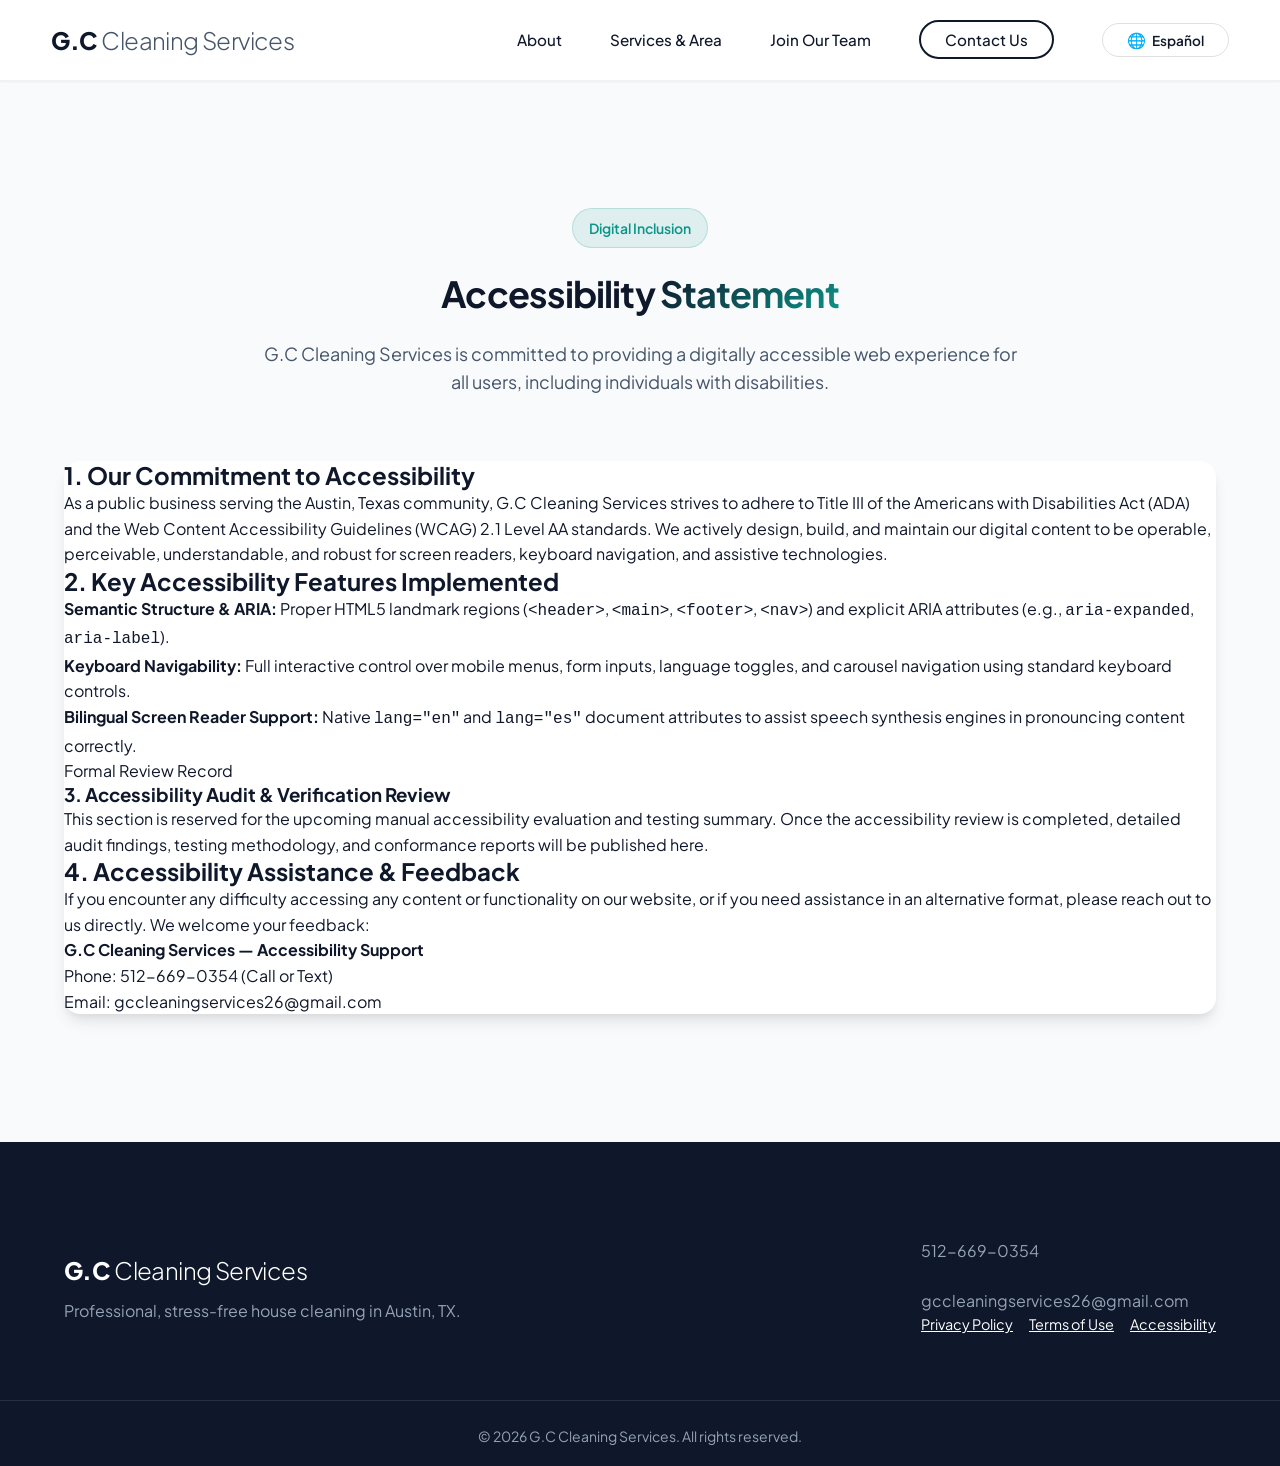
<file: accessibility.html>
<!DOCTYPE html>
<html lang="en" class="scroll-smooth">
<head>
    <meta charset="UTF-8">
    <meta name="viewport" content="width=device-width, initial-scale=1.0">
    <title>Accessibility Statement | G.C Cleaning Services Austin</title>
    <meta name="description" content="Accessibility Statement for G.C Cleaning Services. ADA Title III & WCAG 2.1 AA commitment, accessibility features, and contact assistance.">
    
    <link rel="canonical" href="https://gccleaningservices.pages.dev/accessibility.html">
    <link rel="alternate" hreflang="en" href="https://gccleaningservices.pages.dev/accessibility.html" />
    <link rel="alternate" hreflang="es" href="https://gccleaningservices.pages.dev/accessibility.html?lang=es" />
    
    <link rel="preconnect" href="https://fonts.googleapis.com">
    <link rel="preconnect" href="https://fonts.gstatic.com" crossorigin>
    <link href="https://fonts.googleapis.com/css2?family=Plus+Jakarta+Sans:wght@300;400;500;600;700;800&display=swap" rel="stylesheet">
    
    <link rel="stylesheet" href="styles.css">
    <link rel="icon" type="image/x-icon" href="/favicon.ico">
</head>
<body>

    <header class="header header-subpage scrolled" id="header">
        <div class="container header-container">
            <a href="index.html" class="logo">
                <span class="logo-heavy">G.C</span>
                <span class="logo-light lang-en">Cleaning Services</span>
                <span class="logo-light lang-es">Servicios de Limpieza</span>
            </a>
            
            <nav class="nav-menu" id="nav-menu">
                <ul class="nav-list">
                    <li class="nav-item">
                        <a href="index.html#about" class="nav-link">
                            <span class="lang-en">About</span>
                            <span class="lang-es">Nosotros</span>
                        </a>
                    </li>
                    <li class="nav-item">
                        <a href="index.html#services" class="nav-link">
                            <span class="lang-en">Services & Area</span>
                            <span class="lang-es">Servicios y Zona</span>
                        </a>
                    </li>
                    <li class="nav-item">
                        <a href="jobs.html" class="nav-link">
                            <span class="lang-en">Join Our Team</span>
                            <span class="lang-es">Únete al Equipo</span>
                        </a>
                    </li>
                    <li class="nav-item">
                        <a href="index.html#contact" class="nav-link btn-outline">
                            <span class="lang-en">Contact Us</span>
                            <span class="lang-es">Contacto</span>
                        </a>
                    </li>
                    <li class="nav-item">
                        <button id="lang-toggle" class="lang-toggle-btn" aria-label="Switch Language">
                            <span class="lang-toggle-icon">🌐</span>
                            <span id="lang-toggle-text">Español</span>
                        </button>
                    </li>
                </ul>
            </nav>

            <button class="mobile-toggle" id="mobile-toggle" aria-expanded="false" aria-controls="nav-menu" aria-label="Toggle navigation menu">
                <span class="bar"></span>
                <span class="bar"></span>
                <span class="bar"></span>
            </button>
        </div>
    </header>

    <main class="subpage-main">
        <section class="section bg-light">
            <div class="container">
                <div class="legal-wrapper">
                    <div class="text-center mb-8">
                        <span class="badge">
                            <span class="lang-en">Digital Inclusion</span>
                            <span class="lang-es">Inclusión Digital</span>
                        </span>
                        <h1 class="section-title">
                            <span class="lang-en">Accessibility <span class="text-gradient">Statement</span></span>
                            <span class="lang-es">Declaración de <span class="text-gradient">Accesibilidad</span></span>
                        </h1>
                        <p class="section-desc max-w-md mx-auto">
                            <span class="lang-en">G.C Cleaning Services is committed to providing a digitally accessible web experience for all users, including individuals with disabilities.</span>
                            <span class="lang-es">G.C Cleaning Services se compromete a brindar una experiencia web digitalmente accesible para todos los usuarios, incluidas las personas con discapacidades.</span>
                        </p>
                    </div>

                    <div class="legal-card shadow-lg rounded-xl bg-white p-8">
                        
                        <!-- 1. Our Commitment -->
                        <div class="legal-section">
                            <h2 class="legal-heading">
                                <span class="lang-en">1. Our Commitment to Accessibility</span>
                                <span class="lang-es">1. Nuestro Compromiso con la Accesibilidad</span>
                            </h2>
                            <p class="legal-text">
                                <span class="lang-en">As a public business serving the Austin, Texas community, G.C Cleaning Services strives to adhere to Title III of the Americans with Disabilities Act (ADA) and the Web Content Accessibility Guidelines (WCAG) 2.1 Level AA standards. We actively design, build, and maintain our digital content to be operable, perceivable, understandable, and robust for screen readers, keyboard navigation, and assistive technologies.</span>
                                <span class="lang-es">Como empresa pública que presta servicios a la comunidad de Austin, Texas, G.C Cleaning Services se esfuerza por cumplir con el Título III de la Ley de Estadounidenses con Discapacidades (ADA) y las Pautas de Accesibilidad al Contenido Web (WCAG) 2.1 Nivel AA. Diseñamos, construimos y mantenemos activamente nuestro contenido digital para que sea operable, perceptible, comprensible y sólido para lectores de pantalla, navegación por teclado y tecnologías de asistencia.</span>
                            </p>
                        </div>

                        <!-- 2. Accessibility Features -->
                        <div class="legal-section">
                            <h2 class="legal-heading">
                                <span class="lang-en">2. Key Accessibility Features Implemented</span>
                                <span class="lang-es">2. Características Clave de Accesibilidad Implementadas</span>
                            </h2>
                            <ul class="legal-list">
                                <li>
                                    <strong><span class="lang-en">Semantic Structure & ARIA:</span><span class="lang-es">Estructura Semántica y ARIA:</span></strong>
                                    <span class="lang-en">Proper HTML5 landmark regions (<code>&lt;header&gt;</code>, <code>&lt;main&gt;</code>, <code>&lt;footer&gt;</code>, <code>&lt;nav&gt;</code>) and explicit ARIA attributes (e.g., <code>aria-expanded</code>, <code>aria-label</code>).</span>
                                    <span class="lang-es">Regiones semánticas adecuadas de HTML5 y atributos ARIA explícitos para lectores de pantalla.</span>
                                </li>
                                <li>
                                    <strong><span class="lang-en">Keyboard Navigability:</span><span class="lang-es">Navegabilidad por Teclado:</span></strong>
                                    <span class="lang-en">Full interactive control over mobile menus, form inputs, language toggles, and carousel navigation using standard keyboard controls.</span>
                                    <span class="lang-es">Control interactivo completo en menús móviles, formularios, cambio de idioma y carrusel mediante el teclado.</span>
                                </li>
                                <li>
                                    <strong><span class="lang-en">Bilingual Screen Reader Support:</span><span class="lang-es">Soporte Bilingüe para Lectores de Pantalla:</span></strong>
                                    <span class="lang-en">Native <code>lang="en"</code> and <code>lang="es"</code> document attributes to assist speech synthesis engines in pronouncing content correctly.</span>
                                    <span class="lang-es">Atributos nativos de documento para ayudar a los motores de síntesis de voz a pronunciar el contenido correctamente.</span>
                                </li>
                            </ul>
                        </div>

                        <!-- 3. Designated Accessibility Review Section (User Slot) -->
                        <div class="legal-section">
                            <div class="legal-audit-slot">
                                <div class="audit-slot-header">
                                    <span class="audit-slot-badge">
                                        <span class="lang-en">Formal Review Record</span>
                                        <span class="lang-es">Registro de Revisión Formal</span>
                                    </span>
                                    <h3 class="audit-slot-title">
                                        <span class="lang-en">3. Accessibility Audit & Verification Review</span>
                                        <span class="lang-es">3. Auditoría de Accesibilidad y Revisión de Verificación</span>
                                    </h3>
                                </div>
                                <p class="audit-slot-text">
                                    <span class="lang-en">This section is reserved for the upcoming manual accessibility evaluation and testing summary. Once the accessibility review is completed, detailed audit findings, testing methodology, and conformance reports will be published here.</span>
                                    <span class="lang-es">Esta sección está reservada para la próxima evaluación manual de accesibilidad y el resumen de pruebas. Una vez que se complete la revisión de accesibilidad, los hallazgos detallados de la auditoría, la metodología de prueba y los informes de conformidad se publicarán aquí.</span>
                                </p>
                            </div>
                        </div>

                        <!-- 4. Contact & Assistance -->
                        <div class="legal-section border-none mb-0">
                            <h2 class="legal-heading">
                                <span class="lang-en">4. Accessibility Assistance & Feedback</span>
                                <span class="lang-es">4. Asistencia de Accesibilidad y Comentarios</span>
                            </h2>
                            <p class="legal-text">
                                <span class="lang-en">If you encounter any difficulty accessing any content or functionality on our website, or if you need assistance in an alternative format, please reach out to us directly. We welcome your feedback:</span>
                                <span class="lang-es">Si encuentra alguna dificultad para acceder a cualquier contenido o funcionalidad en nuestro sitio web, o si necesita asistencia en un formato alternativo, comuníquese directamente con nosotros. Agradecemos sus comentarios:</span>
                            </p>
                            <div class="legal-contact-box">
                                <p><strong>G.C Cleaning Services — Accessibility Support</strong></p>
                                <p>Phone: <a href="tel:512-669-0354">512-669-0354</a> (Call or Text)</p>
                                <p>Email: <a href="mailto:gccleaningservices26@gmail.com">gccleaningservices26@gmail.com</a></p>
                            </div>
                        </div>

                    </div>
                </div>
            </div>
        </section>
    </main>

    <footer class="footer">
        <div class="container footer-container">
            <div class="footer-brand">
                <a href="index.html" class="logo footer-logo">
                    <span class="logo-heavy">G.C</span>
                    <span class="logo-light lang-en">Cleaning Services</span>
                    <span class="logo-light lang-es">Servicios de Limpieza</span>
                </a>
                <p class="footer-desc">
                    <span class="lang-en">Professional, stress-free house cleaning in Austin, TX.</span>
                    <span class="lang-es">Limpieza de casas profesional y sin estrés en Austin, TX.</span>
                </p>
            </div>
            <div class="footer-links-group">
                <div class="footer-contact">
                    <a href="tel:512-669-0354">512-669-0354</a>
                    <a href="mailto:gccleaningservices26@gmail.com">gccleaningservices26@gmail.com</a>
                </div>
                <div class="footer-legal-links" style="display: flex; flex-wrap: wrap; gap: 1rem; font-size: 0.9rem;">
                    <a href="privacy-policy.html" style="color: var(--text-light); text-decoration: underline;">
                        <span class="lang-en">Privacy Policy</span>
                        <span class="lang-es">Política de Privacidad</span>
                    </a>
                    <a href="terms.html" style="color: var(--text-light); text-decoration: underline;">
                        <span class="lang-en">Terms of Use</span>
                        <span class="lang-es">Términos de Uso</span>
                    </a>
                    <a href="accessibility.html" style="color: var(--text-light); text-decoration: underline;">
                        <span class="lang-en">Accessibility</span>
                        <span class="lang-es">Accesibilidad</span>
                    </a>
                </div>
            </div>
        </div>
        <div class="footer-bottom">
            <div class="container text-center">
                <p>&copy; <span id="year"></span> G.C Cleaning Services. All rights reserved.</p>
            </div>
        </div>
    </footer>

    <script src="script.js"></script>
</body>
</html>
</file>
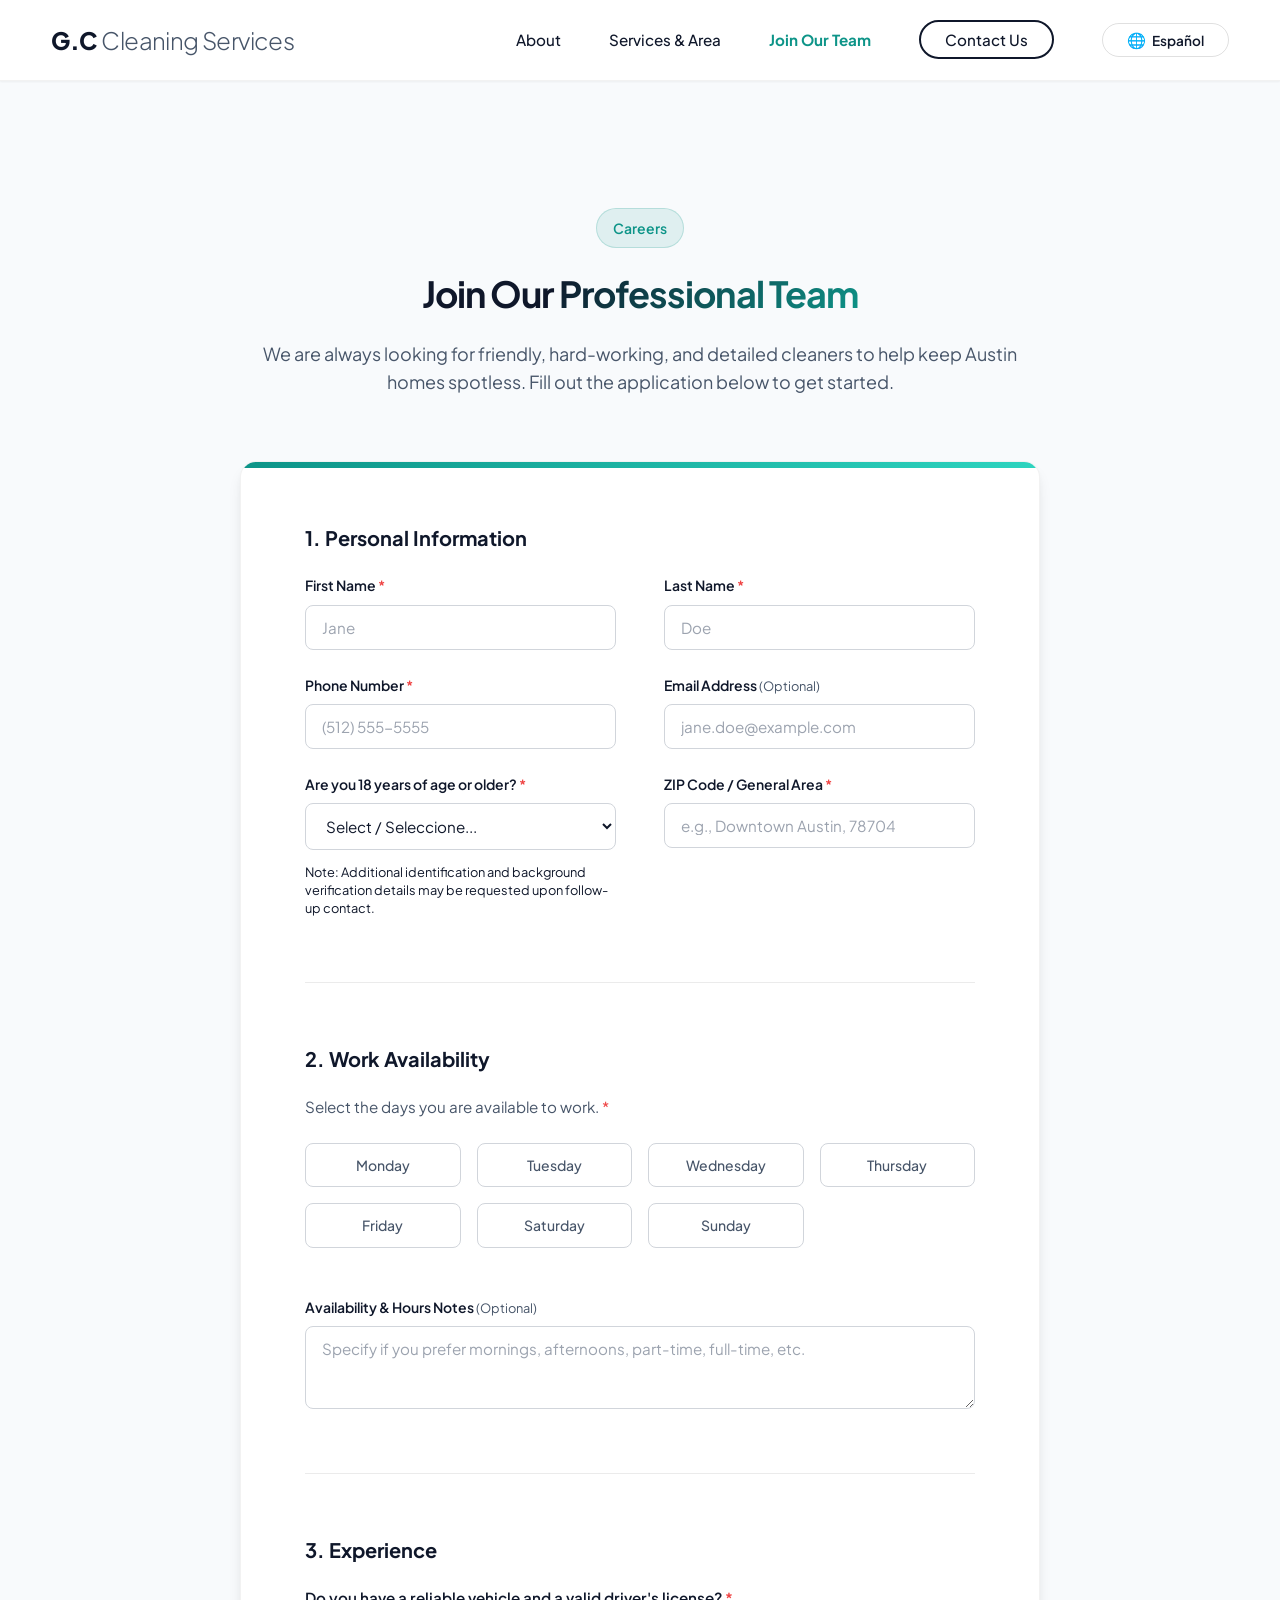
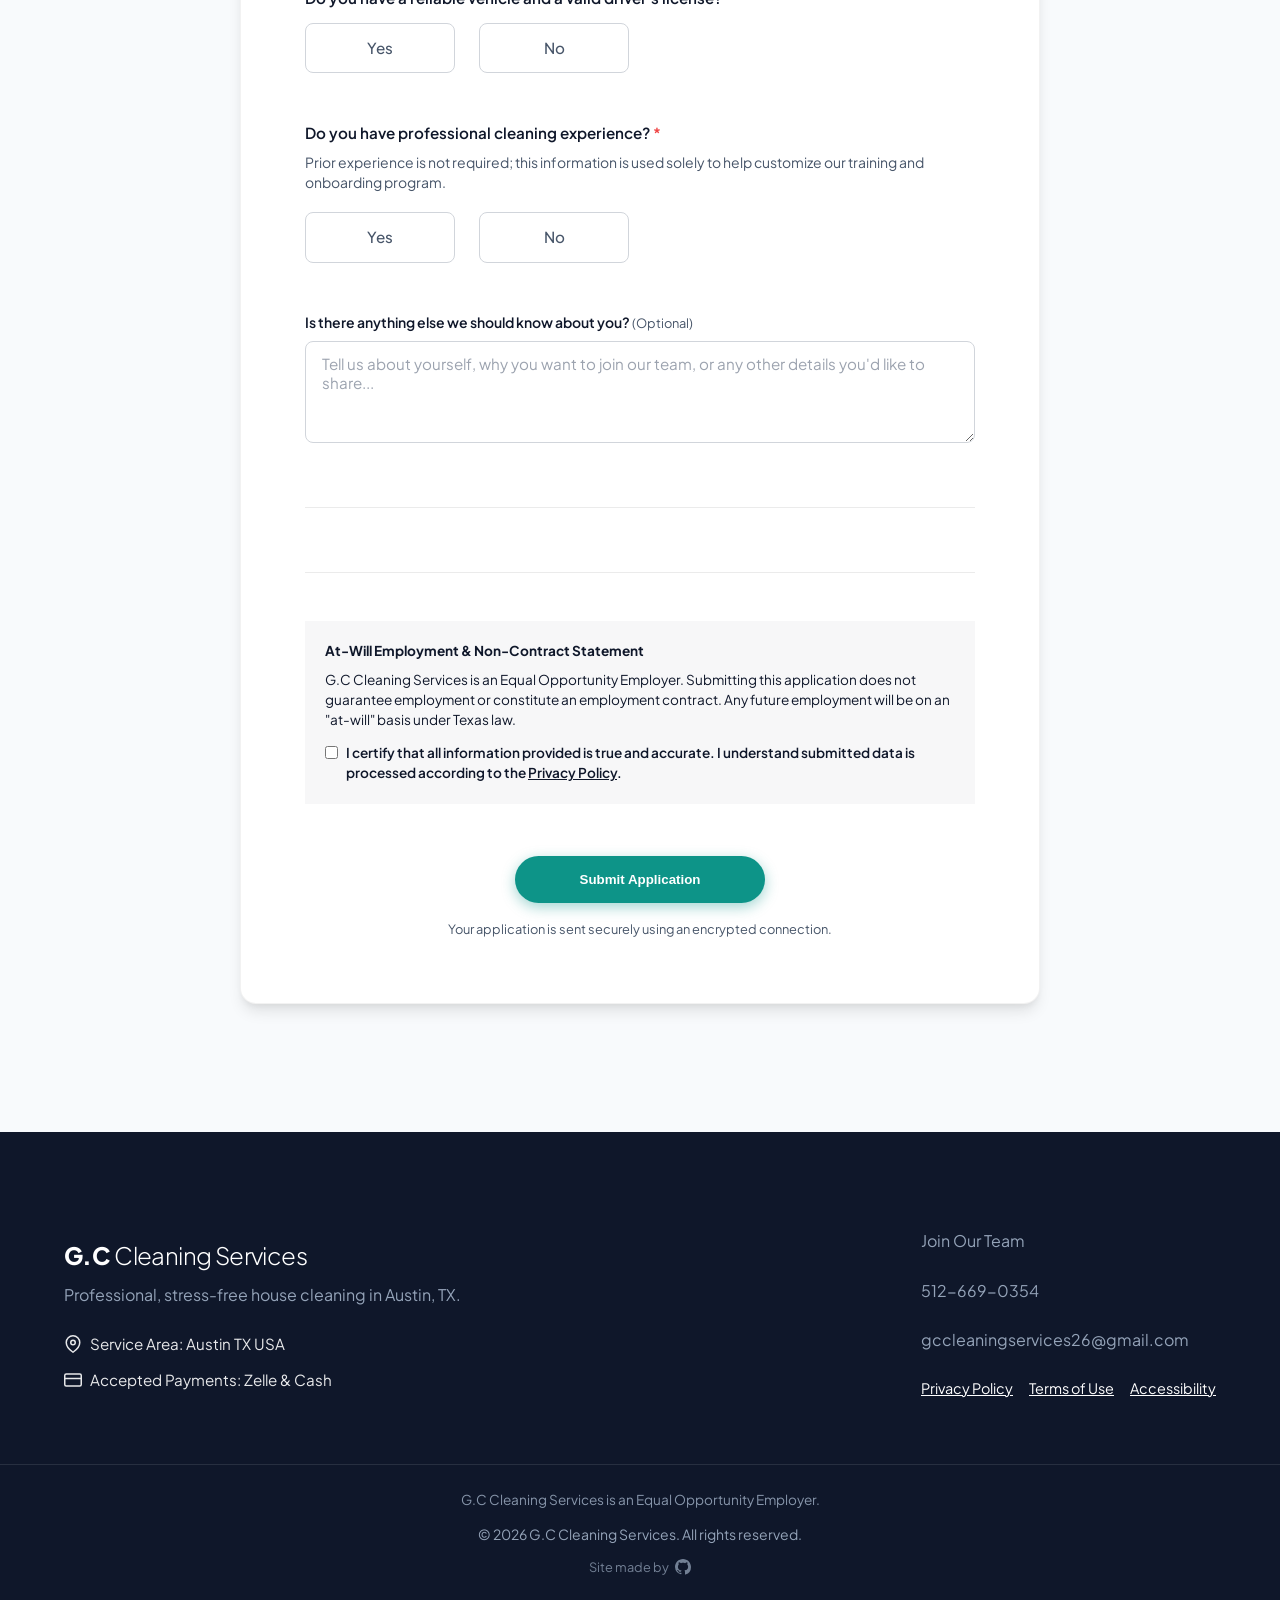
<file: jobs.html>
<!DOCTYPE html>
<html lang="en" class="scroll-smooth">
<head>
    <meta charset="UTF-8">
    <meta name="viewport" content="width=device-width, initial-scale=1.0">
    <title>Join Our Team | G.C Cleaning Services Austin</title>
    <meta name="description" content="Apply to join G.C Cleaning Services in Austin, TX. We are looking for professional, dedicated house cleaners. Serverless application form.">
    
    <link rel="canonical" href="https://gccleaningservices.pages.dev/jobs.html">
    <link rel="alternate" hreflang="en" href="https://gccleaningservices.pages.dev/jobs.html" />
    <link rel="alternate" hreflang="es" href="https://gccleaningservices.pages.dev/jobs.html?lang=es" />
    
    <link rel="preconnect" href="https://fonts.googleapis.com">
    <link rel="preconnect" href="https://fonts.gstatic.com" crossorigin>
    <link href="https://fonts.googleapis.com/css2?family=Plus+Jakarta+Sans:wght@300;400;500;600;700;800&display=swap" rel="stylesheet">
    
    <link rel="stylesheet" href="styles.css">
    <link rel="icon" type="image/x-icon" href="/favicon.ico">
    
    <meta property="og:title" content="Join Our Team | G.C Cleaning Services Austin">
    <meta property="og:description" content="Apply to join G.C Cleaning Services in Austin, TX. We are looking for professional, dedicated house cleaners. Serverless application form.">
    <meta property="og:type" content="website">
    <meta property="og:url" content="https://gccleaningservices.pages.dev/jobs.html">
</head>
<body>

    <header class="header header-subpage scrolled" id="header">
        <div class="container header-container">
            <a href="index.html" class="logo">
                <span class="logo-heavy">G.C</span>
                <span class="logo-light lang-en">Cleaning Services</span>
                <span class="logo-light lang-es">Servicios de Limpieza</span>
            </a>
            
            <nav class="nav-menu" id="nav-menu">
                <ul class="nav-list">
                    <li class="nav-item">
                        <a href="index.html#about" class="nav-link">
                            <span class="lang-en">About</span>
                            <span class="lang-es">Nosotros</span>
                        </a>
                    </li>
                    <li class="nav-item">
                        <a href="index.html#services" class="nav-link">
                            <span class="lang-en">Services & Area</span>
                            <span class="lang-es">Servicios y Zona</span>
                        </a>
                    </li>
                    <li class="nav-item">
                        <a href="jobs.html" class="nav-link active-link">
                            <span class="lang-en">Join Our Team</span>
                            <span class="lang-es">Únete al Equipo</span>
                        </a>
                    </li>
                    <li class="nav-item">
                        <a href="index.html#contact" class="nav-link btn-outline">
                            <span class="lang-en">Contact Us</span>
                            <span class="lang-es">Contacto</span>
                        </a>
                    </li>
                    <li class="nav-item">
                        <button id="lang-toggle" class="lang-toggle-btn" aria-label="Switch Language">
                            <span class="lang-toggle-icon">🌐</span>
                            <span id="lang-toggle-text">Español</span>
                        </button>
                    </li>
                </ul>
            </nav>

            <button class="mobile-toggle" id="mobile-toggle" aria-expanded="false" aria-controls="nav-menu" aria-label="Toggle navigation menu">
                <span class="bar"></span>
                <span class="bar"></span>
                <span class="bar"></span>
            </button>
        </div>
    </header>

    <main class="subpage-main">
        <section class="section bg-light">
            <div class="container">
                <div class="form-wrapper">
                    <div class="text-center mb-8">
                        <span class="badge">
                            <span class="lang-en">Careers</span>
                            <span class="lang-es">Empleos</span>
                        </span>
                        <h1 class="section-title">
                            <span class="lang-en">Join Our <span class="text-gradient">Professional Team</span></span>
                            <span class="lang-es">Únete a Nuestro <span class="text-gradient">Equipo Profesional</span></span>
                        </h1>
                        <p class="section-desc max-w-md mx-auto">
                            <span class="lang-en">We are always looking for friendly, hard-working, and detailed cleaners to help keep Austin homes spotless. Fill out the application below to get started.</span>
                            <span class="lang-es">Siempre estamos buscando limpiadores amables, trabajadores y detallistas para ayudar a mantener impecables los hogares de Austin. Complete la solicitud a continuación para comenzar.</span>
                        </p>
                    </div>

                    <div class="form-card shadow-lg rounded-xl">
                        <form action="/api/submit" method="POST" id="job-application-form">
                            <input type="hidden" name="subject" value="New Cleaner Application from G.C Website">
                            <input type="checkbox" name="botcheck" class="hidden-honeypot" style="display: none;">

                            <div class="form-section">
                                <h3 class="form-section-title">
                                    <span class="lang-en">1. Personal Information</span>
                                    <span class="lang-es">1. Información Personal</span>
                                </h3>
                                <div class="form-grid">
                                    <div class="form-group">
                                        <label for="first-name" class="form-label">
                                            <span class="lang-en">First Name</span>
                                            <span class="lang-es">Nombre</span>
                                            <span class="text-required">*</span>
                                        </label>
                                        <input type="text" id="first-name" name="first_name" class="form-input" required>
                                    </div>
                                    <div class="form-group">
                                        <label for="last-name" class="form-label">
                                            <span class="lang-en">Last Name</span>
                                            <span class="lang-es">Apellido</span>
                                            <span class="text-required">*</span>
                                        </label>
                                        <input type="text" id="last-name" name="last_name" class="form-input" required>
                                    </div>
                                    <div class="form-group">
                                        <label for="phone" class="form-label">
                                            <span class="lang-en">Phone Number</span>
                                            <span class="lang-es">Número de Teléfono</span>
                                            <span class="text-required">*</span>
                                        </label>
                                        <input type="tel" id="phone" name="phone" class="form-input" required>
                                    </div>
                                    <div class="form-group">
                                        <label for="email" class="form-label">
                                            <span class="lang-en">Email Address <span class="text-optional">(Optional)</span></span>
                                            <span class="lang-es">Correo Electrónico <span class="text-optional">(Opcional)</span></span>
                                        </label>
                                        <input type="email" id="email" name="email" class="form-input">
                                    </div>
                                     <div class="form-group">
                                         <label for="age-eligible" class="form-label">
                                             <span class="lang-en">Are you 18 years of age or older?</span>
                                             <span class="lang-es">¿Tiene 18 años de edad o más?</span>
                                             <span class="text-required">*</span>
                                         </label>
                                         <select id="age-eligible" name="age_18_or_older" class="form-input" required>
                                             <option value="" disabled selected>Select / Seleccione...</option>
                                             <option value="Yes">Yes / Sí</option>
                                             <option value="No">No</option>
                                         </select>
                                         <p style="font-size: 0.8rem; color: var(--text-muted); margin-top: 0.35rem; line-height: 1.4;">
                                             <span class="lang-en">Note: Additional identification and background verification details may be requested upon follow-up contact.</span>
                                             <span class="lang-es">Nota: Se podrán solicitar detalles adicionales de identidad y verificación de antecedentes al contactarle.</span>
                                         </p>
                                     </div>
                                    <div class="form-group">
                                        <label for="zip-code" class="form-label">
                                            <span class="lang-en">ZIP Code / General Area</span>
                                            <span class="lang-es">Código Postal / Zona General</span>
                                            <span class="text-required">*</span>
                                        </label>
                                        <input type="text" id="zip-code" name="location" class="form-input" required>
                                    </div>
                                </div>
                            </div>

                            <div class="form-section">
                                <h3 class="form-section-title">
                                    <span class="lang-en">2. Work Availability</span>
                                    <span class="lang-es">2. Disponibilidad de Trabajo</span>
                                </h3>
                                <p class="form-section-subtitle">
                                    <span class="lang-en">Select the days you are available to work. <span class="text-required">*</span></span>
                                    <span class="lang-es">Seleccione los días en que está disponible para trabajar. <span class="text-required">*</span></span>
                                </p>
                                
                                <div class="checkbox-grid">
                                    <label class="custom-checkbox-wrapper">
                                        <input type="checkbox" name="availability[]" value="Monday" class="custom-checkbox">
                                        <span class="checkbox-tile">
                                            <span class="lang-en">Monday</span>
                                            <span class="lang-es">Lunes</span>
                                        </span>
                                    </label>
                                    <label class="custom-checkbox-wrapper">
                                        <input type="checkbox" name="availability[]" value="Tuesday" class="custom-checkbox">
                                        <span class="checkbox-tile">
                                            <span class="lang-en">Tuesday</span>
                                            <span class="lang-es">Martes</span>
                                        </span>
                                    </label>
                                    <label class="custom-checkbox-wrapper">
                                        <input type="checkbox" name="availability[]" value="Wednesday" class="custom-checkbox">
                                        <span class="checkbox-tile">
                                            <span class="lang-en">Wednesday</span>
                                            <span class="lang-es">Miércoles</span>
                                        </span>
                                    </label>
                                    <label class="custom-checkbox-wrapper">
                                        <input type="checkbox" name="availability[]" value="Thursday" class="custom-checkbox">
                                        <span class="checkbox-tile">
                                            <span class="lang-en">Thursday</span>
                                            <span class="lang-es">Jueves</span>
                                        </span>
                                    </label>
                                    <label class="custom-checkbox-wrapper">
                                        <input type="checkbox" name="availability[]" value="Friday" class="custom-checkbox">
                                        <span class="checkbox-tile">
                                            <span class="lang-en">Friday</span>
                                            <span class="lang-es">Viernes</span>
                                        </span>
                                    </label>
                                    <label class="custom-checkbox-wrapper">
                                        <input type="checkbox" name="availability[]" value="Saturday" class="custom-checkbox">
                                        <span class="checkbox-tile">
                                            <span class="lang-en">Saturday</span>
                                            <span class="lang-es">Sábado</span>
                                        </span>
                                    </label>
                                    <label class="custom-checkbox-wrapper">
                                        <input type="checkbox" name="availability[]" value="Sunday" class="custom-checkbox">
                                        <span class="checkbox-tile">
                                            <span class="lang-en">Sunday</span>
                                            <span class="lang-es">Domingo</span>
                                        </span>
                                    </label>
                                </div>

                                <div class="form-group mt-6">
                                    <label for="availability-notes" class="form-label">
                                        <span class="lang-en">Availability & Hours Notes <span class="text-optional">(Optional)</span></span>
                                        <span class="lang-es">Notas de Horarios y Disponibilidad <span class="text-optional">(Opcional)</span></span>
                                    </label>
                                    <textarea id="availability-notes" name="availability_notes" class="form-textarea" rows="3"></textarea>
                                </div>
                            </div>

                            <div class="form-section">
                                <h3 class="form-section-title">
                                    <span class="lang-en">3. Experience</span>
                                    <span class="lang-es">3. Experiencia</span>
                                </h3>
                                
                                <div class="form-group mb-6">
                                    <p class="form-question">
                                        <span class="lang-en">Do you have a reliable vehicle and a valid driver's license? <span class="text-required">*</span></span>
                                        <span class="lang-es">¿Tiene un vehículo confiable y una licencia de conducir válida? <span class="text-required">*</span></span>
                                    </p>
                                    <div class="radio-group">
                                        <label class="custom-radio-wrapper">
                                            <input type="radio" name="has_transportation" value="Yes" class="custom-radio" required>
                                            <span class="radio-button">
                                                <span class="lang-en">Yes</span>
                                                <span class="lang-es">Sí</span>
                                            </span>
                                        </label>
                                        <label class="custom-radio-wrapper">
                                            <input type="radio" name="has_transportation" value="No" class="custom-radio" required>
                                            <span class="radio-button">
                                                <span class="lang-en">No</span>
                                                <span class="lang-es">No</span>
                                            </span>
                                        </label>
                                    </div>
                                </div>

                                <div class="form-group mb-6">
                                     <p class="form-question">
                                         <span class="lang-en">Do you have professional cleaning experience? <span class="text-required">*</span></span>
                                         <span class="lang-es">¿Tiene experiencia en limpieza profesional? <span class="text-required">*</span></span>
                                     </p>
                                     <p class="form-note">
                                         <span class="lang-en">Prior experience is not required; this information is used solely to help customize our training and onboarding program.</span>
                                         <span class="lang-es">No se requiere experiencia previa; esta información se utiliza únicamente para ayudar a personalizar nuestro programa de capacitación e inducción.</span>
                                     </p>
                                     <div class="radio-group">
                                         <label class="custom-radio-wrapper">
                                             <input type="radio" name="has_experience" value="Yes" id="experience-yes" class="custom-radio" required>
                                             <span class="radio-button">
                                                 <span class="lang-en">Yes</span>
                                                 <span class="lang-es">Sí</span>
                                             </span>
                                         </label>
                                         <label class="custom-radio-wrapper">
                                             <input type="radio" name="has_experience" value="No" id="experience-no" class="custom-radio" required>
                                             <span class="radio-button">
                                                 <span class="lang-en">No</span>
                                                 <span class="lang-es">No</span>
                                             </span>
                                         </label>
                                     </div>
                                 </div>

                                 <div class="form-group transition-collapse" id="experience-details-group" style="display: none;">
                                     <label for="experience-details" class="form-label">
                                         <span class="lang-en">If yes, tell us a bit about your experience <span class="text-optional">(Optional)</span></span>
                                         <span class="lang-es">En caso afirmativo, cuéntenos un poco sobre su experiencia <span class="text-optional">(Opcional)</span></span>
                                     </label>
                                     <textarea id="experience-details" name="experience_details" class="form-textarea" rows="4"></textarea>
                                 </div>

                                 <div class="form-group mt-6">
                                     <label for="additional-info" class="form-label">
                                         <span class="lang-en">Is there anything else we should know about you? <span class="text-optional">(Optional)</span></span>
                                         <span class="lang-es">¿Hay algo más que debamos saber sobre usted? <span class="text-optional">(Opcional)</span></span>
                                     </label>
                                     <textarea id="additional-info" name="additional_information" class="form-textarea" rows="4"></textarea>
                                 </div>
                             </div>

                            <div class="form-footer mt-8">
                                <div class="legal-certification-box" style="background: rgba(15, 23, 42, 0.03); border: 1px solid var(--border-light); padding: 1.25rem; border-radius: var(--radius-md); font-size: 0.85rem; line-height: 1.5; color: var(--text-dark); margin-bottom: 1.25rem;">
                                    <p style="margin-bottom: 0.5rem; font-weight: 700; color: var(--primary-color);">
                                        <span class="lang-en">At-Will Employment & Non-Contract Statement</span>
                                        <span class="lang-es">Declaración de Empleo A Voluntad y Sin Contrato</span>
                                    </p>
                                    <p style="margin-bottom: 0.75rem; color: var(--text-muted);">
                                        <span class="lang-en">G.C Cleaning Services is an Equal Opportunity Employer. Submitting this application does not guarantee employment or constitute an employment contract. Any future employment will be on an "at-will" basis under Texas law.</span>
                                        <span class="lang-es">G.C Cleaning Services ofrece igualdad de oportunidades de empleo. El envío de esta solicitud no garantiza el empleo ni constituye un contrato de trabajo. Cualquier empleo futuro se basará en "empleo a voluntad" bajo la ley de Texas.</span>
                                    </p>
                                    <label style="display: flex; align-items: flex-start; gap: 0.5rem; cursor: pointer; font-weight: 600;">
                                        <input type="checkbox" name="applicant_certify" required style="margin-top: 0.2rem;">
                                        <span>
                                            <span class="lang-en">I certify that all information provided is true and accurate. I understand submitted data is processed according to the <a href="privacy-policy.html" target="_blank" style="color: var(--primary-color); text-decoration: underline;">Privacy Policy</a>.</span>
                                            <span class="lang-es">Certifico que toda la información proporcionada es verdadera y precisa. Entiendo que los datos enviados se procesan según la <a href="privacy-policy.html" target="_blank" style="color: var(--primary-color); text-decoration: underline;">Política de Privacidad</a>.</span>
                                        </span>
                                    </label>
                                </div>

                                <div class="cf-turnstile" data-sitekey="0x4AAAAAADqiTuPANFyWk84b" data-theme="light"></div>

                                <button type="submit" class="btn btn-primary btn-submit">
                                    <span class="lang-en">Submit Application</span>
                                    <span class="lang-es">Enviar Solicitud</span>
                                </button>
                                <p class="form-safety-note">
                                    <span class="lang-en">Your application is sent securely using an encrypted connection.</span>
                                    <span class="lang-es">Su solicitud se envía de forma segura mediante una conexión cifrada.</span>
                                </p>
                            </div>
                        </form>
                    </div>
                </div>
            </div>
        </section>
    </main>

    <footer class="footer">
        <div class="container footer-container">
            <div class="footer-brand">
                <a href="index.html" class="logo footer-logo">
                    <span class="logo-heavy">G.C</span>
                    <span class="logo-light lang-en">Cleaning Services</span>
                    <span class="logo-light lang-es">Servicios de Limpieza</span>
                </a>
                <p class="footer-desc">
                    <span class="lang-en">Professional, stress-free house cleaning in Austin, TX.</span>
                    <span class="lang-es">Limpieza de casas profesional y sin estrés en Austin, TX.</span>
                </p>
                <div class="service-area" style="margin-top: 1.5rem; display: flex; flex-direction: column; gap: 0.75rem;">
                    <div style="display: flex; align-items: center; gap: 0.5rem; font-size: 0.95rem; opacity: 0.9;">
                        <svg xmlns="http://www.w3.org/2000/svg" width="18" height="18" viewBox="0 0 24 24" fill="none" stroke="currentColor" stroke-width="2" stroke-linecap="round" stroke-linejoin="round"><path d="M21 10c0 7-9 13-9 13s-9-6-9-13a9 9 0 0 1 18 0z"></path><circle cx="12" cy="10" r="3"></circle></svg>
                        <span class="lang-en">Service Area: Austin TX USA</span>
                        <span class="lang-es">Área de Servicio: Austin TX USA</span>
                    </div>
                    <div style="display: flex; align-items: center; gap: 0.5rem; font-size: 0.95rem; opacity: 0.9;">
                        <svg xmlns="http://www.w3.org/2000/svg" width="18" height="18" viewBox="0 0 24 24" fill="none" stroke="currentColor" stroke-width="2" stroke-linecap="round" stroke-linejoin="round"><rect x="1" y="4" width="22" height="16" rx="2" ry="2"></rect><line x1="1" y1="10" x2="23" y2="10"></line></svg>
                        <span class="lang-en">Accepted Payments: Zelle & Cash</span>
                        <span class="lang-es">Métodos de Pago: Zelle y Efectivo</span>
                    </div>
                </div>
            </div>
            <div style="display: flex; flex-direction: column; gap: 1.5rem;">
                <div class="footer-contact">
                    <a href="jobs.html">
                        <span class="lang-en">Join Our Team</span>
                        <span class="lang-es">Únete al Equipo</span>
                    </a>
                    <a href="tel:512-669-0354">512-669-0354</a>
                    <a href="mailto:gccleaningservices26@gmail.com">gccleaningservices26@gmail.com</a>
                </div>
                <div class="footer-legal-links" style="display: flex; flex-wrap: wrap; gap: 1rem; font-size: 0.9rem;">
                    <a href="privacy-policy.html" style="color: var(--text-light); text-decoration: underline;">
                        <span class="lang-en">Privacy Policy</span>
                        <span class="lang-es">Política de Privacidad</span>
                    </a>
                    <a href="terms.html" style="color: var(--text-light); text-decoration: underline;">
                        <span class="lang-en">Terms of Use</span>
                        <span class="lang-es">Términos de Uso</span>
                    </a>
                    <a href="accessibility.html" style="color: var(--text-light); text-decoration: underline;">
                        <span class="lang-en">Accessibility</span>
                        <span class="lang-es">Accesibilidad</span>
                    </a>
                </div>
            </div>
        </div>
        <div class="footer-bottom">
            <div class="container" style="display: flex; flex-direction: column; align-items: center; gap: 0.75rem;">
                <p style="margin: 0; font-size: 0.85rem; opacity: 0.9; text-align: center;">
                    <span class="lang-en">G.C Cleaning Services is an Equal Opportunity Employer.</span>
                    <span class="lang-es">G.C Cleaning Services ofrece igualdad de oportunidades de empleo.</span>
                </p>
                <p style="margin: 0;">&copy; <span id="year"></span> G.C Cleaning Services. 
                    <span class="lang-en">All rights reserved.</span>
                    <span class="lang-es">Todos los derechos reservados.</span>
                </p>
                <p class="footer-credit" style="margin: 0; font-size: 0.8rem; display: flex; align-items: center; gap: 0.35rem; opacity: 0.75;">
                    <span>Site made by</span>
                    <a href="https://github.com/NottKoneko" target="_blank" rel="noopener noreferrer" style="display: inline-flex; align-items: center; color: inherit; transition: color var(--trans-normal);" aria-label="GitHub Profile of Creator" class="footer-credit-link">
                        <svg height="16" class="octicon octicon-mark-github" viewBox="0 0 16 16" version="1.1" width="16" aria-hidden="true" fill="currentColor"><path d="M8 0c4.42 0 8 3.58 8 8a8.013 8.013 0 0 1-5.45 7.59c-.4.08-.55-.17-.55-.38 0-.27.01-1.13.01-2.2 0-.75-.25-1.23-.54-1.48 1.78-.2 3.65-.88 3.65-3.95 0-.88-.31-1.59-.82-2.15.08-.2.36-1.02-.08-2.12 0 0-.67-.22-2.2.82-.64-.18-1.32-.27-2-.27-.68 0-1.36.09-2 .27-1.53-1.03-2.2-.82-2.2-.82-.44 1.1-.16 1.92-.08 2.12-.51.56-.82 1.28-.82 2.15 0 3.06 1.86 3.75 3.64 3.95-.23.2-.44.55-.51 1.07-.46.21-1.61.55-2.33-.66-.15-.24-.6-.83-1.23-.82-.67.01-.27.38.01.53.34.19.73.9.82 1.13.16.45.68 1.35 3.12.88.01.4.01.88.01 1.14 0 .21-.15.46-.55.38A7.995 7.995 0 0 1 0 8c0-4.42 3.58-8 8-8Z"></path></svg>
                    </a>
                </p>
            </div>
        </div>
    </footer>

    <script src="https://challenges.cloudflare.com/turnstile/v0/api.js" async defer></script>
    <script src="script.js"></script>
</body>
</html>
</file>
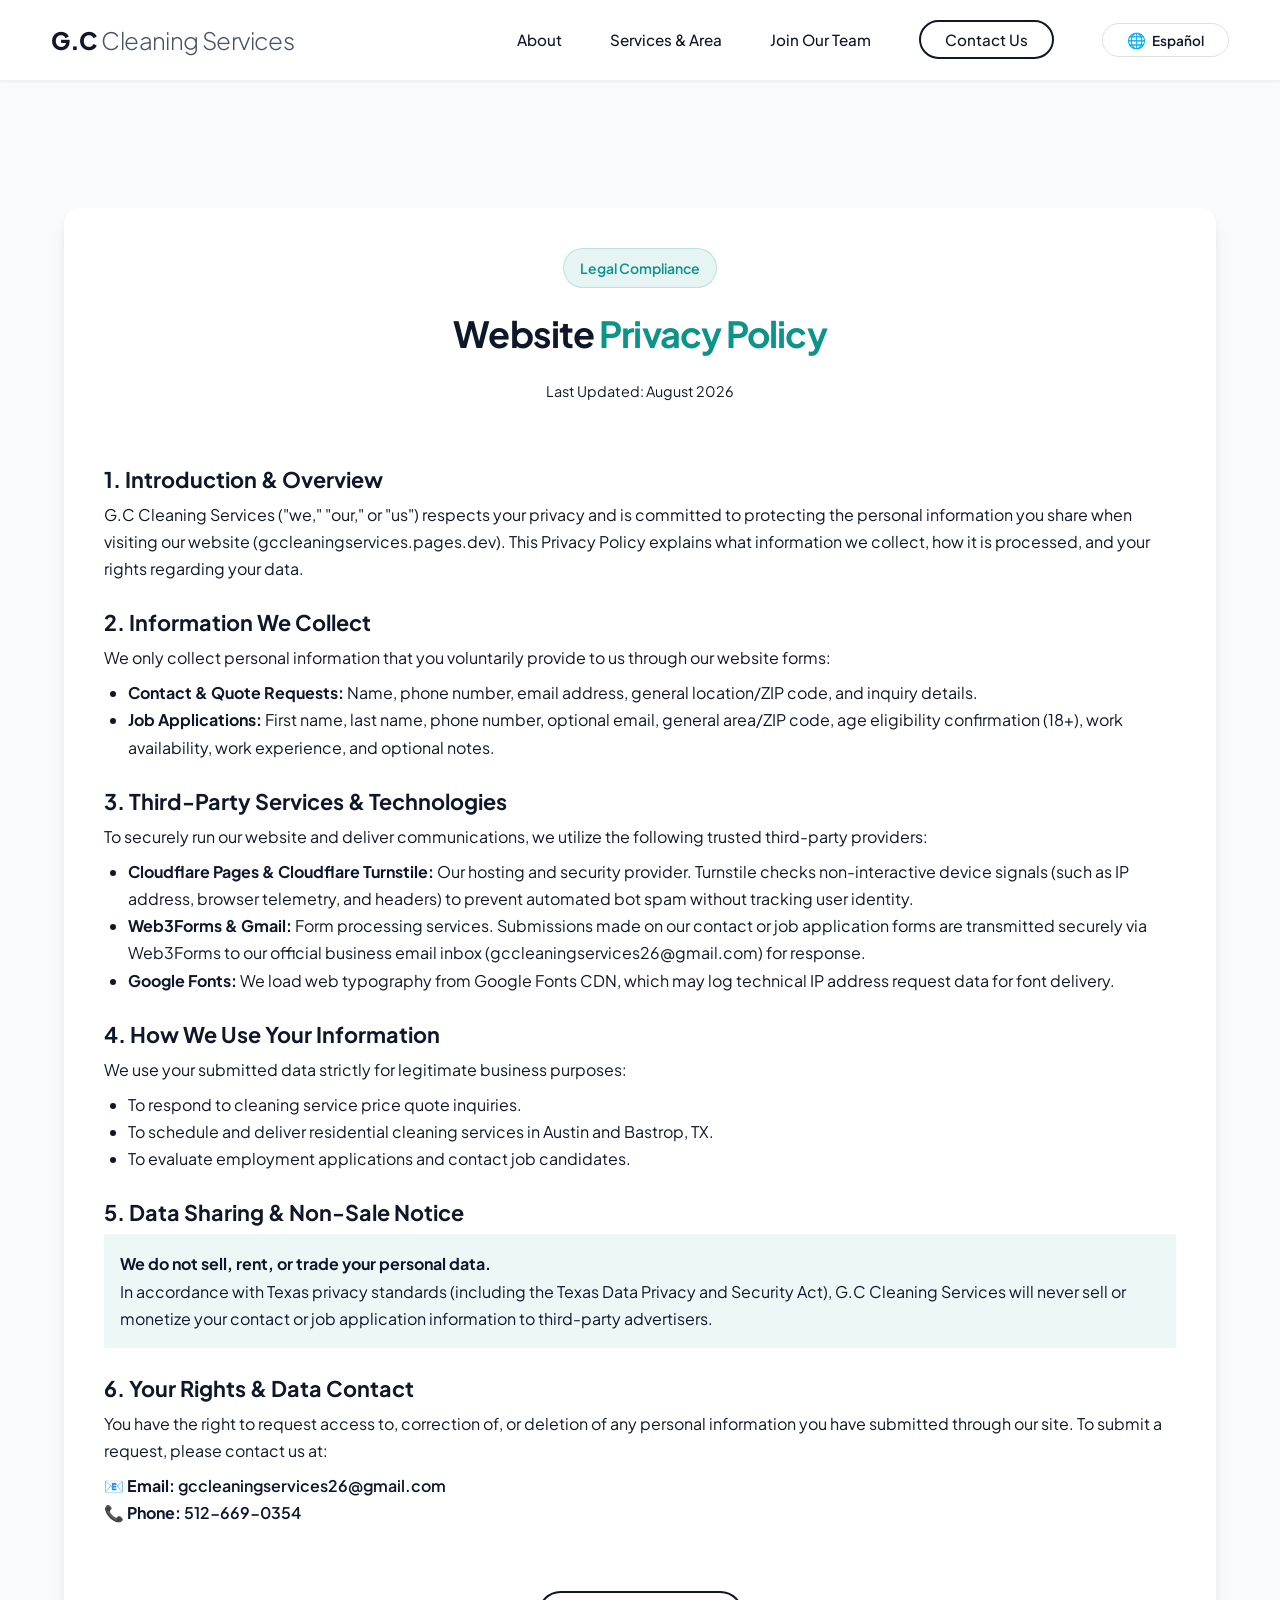
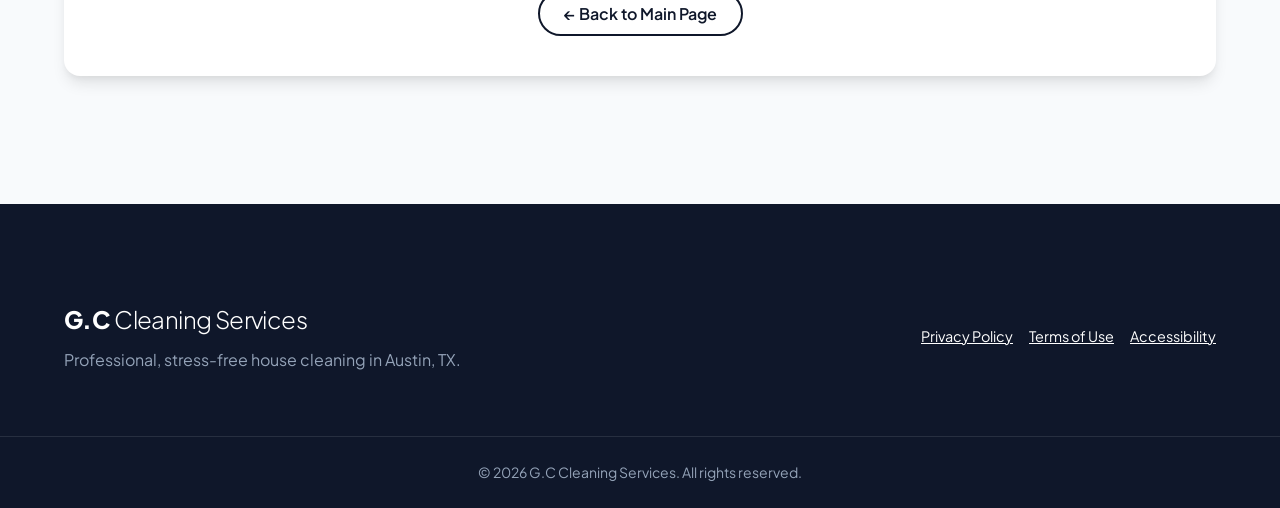
<file: privacy-policy.html>
<!DOCTYPE html>
<html lang="en" class="scroll-smooth">
<head>
    <meta charset="UTF-8">
    <meta name="viewport" content="width=device-width, initial-scale=1.0">
    <title>Privacy Policy | G.C Cleaning Services Austin</title>
    <meta name="description" content="Privacy Policy for G.C Cleaning Services. Read how we collect, protect, and handle data submitted via our website forms.">
    
    <link rel="canonical" href="https://gccleaningservices.pages.dev/privacy-policy.html">
    <link rel="alternate" hreflang="en" href="https://gccleaningservices.pages.dev/privacy-policy.html" />
    <link rel="alternate" hreflang="es" href="https://gccleaningservices.pages.dev/privacy-policy.html?lang=es" />
    
    <link rel="preconnect" href="https://fonts.googleapis.com">
    <link rel="preconnect" href="https://fonts.gstatic.com" crossorigin>
    <link href="https://fonts.googleapis.com/css2?family=Plus+Jakarta+Sans:wght@300;400;500;600;700;800&display=swap" rel="stylesheet">
    
    <link rel="stylesheet" href="styles.css">
    <link rel="icon" type="image/x-icon" href="/favicon.ico">
    
    <meta property="og:title" content="Privacy Policy | G.C Cleaning Services Austin">
    <meta property="og:description" content="Privacy Policy for G.C Cleaning Services. Read how we collect, protect, and handle data submitted via our website forms.">
    <meta property="og:type" content="website">
    <meta property="og:url" content="https://gccleaningservices.pages.dev/privacy-policy.html">
</head>
<body>

    <header class="header header-subpage scrolled" id="header">
        <div class="container header-container">
            <a href="index.html" class="logo">
                <span class="logo-heavy">G.C</span>
                <span class="logo-light lang-en">Cleaning Services</span>
                <span class="logo-light lang-es">Servicios de Limpieza</span>
            </a>
            
            <nav class="nav-menu" id="nav-menu">
                <ul class="nav-list">
                    <li class="nav-item">
                        <a href="index.html#about" class="nav-link">
                            <span class="lang-en">About</span>
                            <span class="lang-es">Nosotros</span>
                        </a>
                    </li>
                    <li class="nav-item">
                        <a href="index.html#services" class="nav-link">
                            <span class="lang-en">Services & Area</span>
                            <span class="lang-es">Servicios y Zona</span>
                        </a>
                    </li>
                    <li class="nav-item">
                        <a href="jobs.html" class="nav-link">
                            <span class="lang-en">Join Our Team</span>
                            <span class="lang-es">Únete al Equipo</span>
                        </a>
                    </li>
                    <li class="nav-item">
                        <a href="index.html#contact" class="nav-link btn-outline">
                            <span class="lang-en">Contact Us</span>
                            <span class="lang-es">Contacto</span>
                        </a>
                    </li>
                    <li class="nav-item">
                        <button id="lang-toggle" class="lang-toggle-btn" aria-label="Switch Language">
                            <span class="lang-toggle-icon">🌐</span>
                            <span id="lang-toggle-text">Español</span>
                        </button>
                    </li>
                </ul>
            </nav>

            <button class="mobile-toggle" id="mobile-toggle" aria-expanded="false" aria-controls="nav-menu" aria-label="Toggle navigation menu">
                <span class="bar"></span>
                <span class="bar"></span>
                <span class="bar"></span>
            </button>
        </div>
    </header>

    <main class="subpage-main">
        <section class="section bg-light">
            <div class="container" style="max-w: 900px; margin: 0 auto;">
                <div class="legal-card shadow-lg rounded-xl bg-white" style="padding: 2.5rem; border: 1px solid var(--border-light);">
                    
                    <div class="text-center mb-8">
                        <span class="badge">
                            <span class="lang-en">Legal Compliance</span>
                            <span class="lang-es">Cumplimiento Legal</span>
                        </span>
                        <h1 class="section-title">
                            <span class="lang-en">Website <span class="text-accent">Privacy Policy</span></span>
                            <span class="lang-es">Política de <span class="text-accent">Privacidad del Sitio</span></span>
                        </h1>
                        <p style="font-size: 0.9rem; color: var(--text-muted); margin-top: 0.5rem;">
                            <span class="lang-en">Last Updated: August 2026</span>
                            <span class="lang-es">Última actualización: Agosto de 2026</span>
                        </p>
                    </div>

                    <div class="legal-content" style="line-height: 1.7; color: var(--text-dark); display: flex; flex-direction: column; gap: 1.75rem;">
                        
                        <div>
                            <h2 style="font-size: 1.35rem; font-weight: 700; color: var(--primary-color); margin-bottom: 0.5rem;">
                                <span class="lang-en">1. Introduction & Overview</span>
                                <span class="lang-es">1. Introducción y Visión General</span>
                            </h2>
                            <p>
                                <span class="lang-en">G.C Cleaning Services ("we," "our," or "us") respects your privacy and is committed to protecting the personal information you share when visiting our website (gccleaningservices.pages.dev). This Privacy Policy explains what information we collect, how it is processed, and your rights regarding your data.</span>
                                <span class="lang-es">G.C Cleaning Services ("nosotros", "nuestro") respeta su privacidad y se compromete a proteger la información personal que comparte al visitar nuestro sitio web (gccleaningservices.pages.dev). Esta Política de Privacidad explica qué información recopilamos, cómo se procesa y sus derechos sobre sus datos.</span>
                            </p>
                        </div>

                        <div>
                            <h2 style="font-size: 1.35rem; font-weight: 700; color: var(--primary-color); margin-bottom: 0.5rem;">
                                <span class="lang-en">2. Information We Collect</span>
                                <span class="lang-es">2. Información que Recopilamos</span>
                            </h2>
                            <p>
                                <span class="lang-en">We only collect personal information that you voluntarily provide to us through our website forms:</span>
                                <span class="lang-es">Solo recopilamos información personal que usted nos proporciona voluntariamente a través de los formularios de nuestro sitio web:</span>
                            </p>
                            <ul style="margin-left: 1.5rem; margin-top: 0.5rem; list-style-type: disc;">
                                <li>
                                    <strong><span class="lang-en">Contact & Quote Requests:</span><span class="lang-es">Solicitudes de Contacto y Cotización:</span></strong> 
                                    <span class="lang-en">Name, phone number, email address, general location/ZIP code, and inquiry details.</span>
                                    <span class="lang-es">Nombre, número de teléfono, correo electrónico, ubicación/código postal y detalles de la consulta.</span>
                                </li>
                                <li>
                                    <strong><span class="lang-en">Job Applications:</span><span class="lang-es">Solicitudes de Empleo:</span></strong> 
                                    <span class="lang-en">First name, last name, phone number, optional email, general area/ZIP code, age eligibility confirmation (18+), work availability, work experience, and optional notes.</span>
                                    <span class="lang-es">Nombre, apellido, número de teléfono, correo opcional, área/código postal, confirmación de mayoría de edad (18+), disponibilidad laboral, experiencia y notas adicionales.</span>
                                </li>
                            </ul>
                        </div>

                        <div>
                            <h2 style="font-size: 1.35rem; font-weight: 700; color: var(--primary-color); margin-bottom: 0.5rem;">
                                <span class="lang-en">3. Third-Party Services & Technologies</span>
                                <span class="lang-es">3. Servicios de Terceros y Tecnologías</span>
                            </h2>
                            <p>
                                <span class="lang-en">To securely run our website and deliver communications, we utilize the following trusted third-party providers:</span>
                                <span class="lang-es">Para operar de forma segura nuestro sitio web y gestionar comunicaciones, utilizamos los siguientes proveedores de confianza:</span>
                            </p>
                            <ul style="margin-left: 1.5rem; margin-top: 0.5rem; list-style-type: disc;">
                                <li>
                                    <strong>Cloudflare Pages & Cloudflare Turnstile:</strong> 
                                    <span class="lang-en">Our hosting and security provider. Turnstile checks non-interactive device signals (such as IP address, browser telemetry, and headers) to prevent automated bot spam without tracking user identity.</span>
                                    <span class="lang-es">Nuestro proveedor de alojamiento y seguridad. Turnstile evalúa señales no interactivas del dispositivo (como dirección IP y datos del navegador) para prevenir spam de bots sin rastrear la identidad del usuario.</span>
                                </li>
                                <li>
                                    <strong>Web3Forms & Gmail:</strong> 
                                    <span class="lang-en">Form processing services. Submissions made on our contact or job application forms are transmitted securely via Web3Forms to our official business email inbox (gccleaningservices26@gmail.com) for response.</span>
                                    <span class="lang-es">Servicios de procesamiento de formularios. Las solicitudes se transmiten de forma segura a través de Web3Forms a nuestro correo oficial (gccleaningservices26@gmail.com) para su respuesta.</span>
                                </li>
                                <li>
                                    <strong>Google Fonts:</strong> 
                                    <span class="lang-en">We load web typography from Google Fonts CDN, which may log technical IP address request data for font delivery.</span>
                                    <span class="lang-es">Cargamos tipografía web desde CDN de Google Fonts, que puede registrar datos técnicos de solicitud de IP para la entrega de fuentes.</span>
                                </li>
                            </ul>
                        </div>

                        <div>
                            <h2 style="font-size: 1.35rem; font-weight: 700; color: var(--primary-color); margin-bottom: 0.5rem;">
                                <span class="lang-en">4. How We Use Your Information</span>
                                <span class="lang-es">4. Cómo Utilizamos su Información</span>
                            </h2>
                            <p>
                                <span class="lang-en">We use your submitted data strictly for legitimate business purposes:</span>
                                <span class="lang-es">Utilizamos sus datos enviados estrictamente para fines comerciales legítimos:</span>
                            </p>
                            <ul style="margin-left: 1.5rem; margin-top: 0.5rem; list-style-type: disc;">
                                <li><span class="lang-en">To respond to cleaning service price quote inquiries.</span><span class="lang-es">Para responder a sus consultas de cotización de servicios de limpieza.</span></li>
                                <li><span class="lang-en">To schedule and deliver residential cleaning services in Austin and Bastrop, TX.</span><span class="lang-es">Para programar y brindar servicios de limpieza residencial en Austin y Bastrop, TX.</span></li>
                                <li><span class="lang-en">To evaluate employment applications and contact job candidates.</span><span class="lang-es">Para evaluar solicitudes de empleo y contactar candidatos a trabajo.</span></li>
                            </ul>
                        </div>

                        <div>
                            <h2 style="font-size: 1.35rem; font-weight: 700; color: var(--primary-color); margin-bottom: 0.5rem;">
                                <span class="lang-en">5. Data Sharing & Non-Sale Notice</span>
                                <span class="lang-es">5. Divulgación y No Venta de Datos</span>
                            </h2>
                            <p style="background: rgba(13, 148, 136, 0.08); padding: 1rem; border-left: 4px solid var(--primary-color); border-radius: var(--radius-sm);">
                                <strong><span class="lang-en">We do not sell, rent, or trade your personal data.</span><span class="lang-es">No vendemos, alquilamos ni comercializamos sus datos personales.</span></strong><br>
                                <span class="lang-en">In accordance with Texas privacy standards (including the Texas Data Privacy and Security Act), G.C Cleaning Services will never sell or monetize your contact or job application information to third-party advertisers.</span>
                                <span class="lang-es">De acuerdo con los estándares de privacidad de Texas, G.C Cleaning Services nunca venderá ni monetizará su información de contacto o solicitud de empleo a anunciantes externos.</span>
                            </p>
                        </div>

                        <div>
                            <h2 style="font-size: 1.35rem; font-weight: 700; color: var(--primary-color); margin-bottom: 0.5rem;">
                                <span class="lang-en">6. Your Rights & Data Contact</span>
                                <span class="lang-es">6. Sus Derechos y Contacto de Datos</span>
                            </h2>
                            <p>
                                <span class="lang-en">You have the right to request access to, correction of, or deletion of any personal information you have submitted through our site. To submit a request, please contact us at:</span>
                                <span class="lang-es">Tiene derecho a solicitar el acceso, la corrección o la eliminación de cualquier información personal que haya enviado a través de nuestro sitio. Para enviar una solicitud, contáctenos en:</span>
                            </p>
                            <p style="margin-top: 0.5rem;">
                                📧 <strong>Email:</strong> <a href="mailto:gccleaningservices26@gmail.com" style="color: var(--primary-color); font-weight: 600;">gccleaningservices26@gmail.com</a><br>
                                📞 <strong>Phone:</strong> <a href="tel:512-669-0354" style="color: var(--primary-color); font-weight: 600;">512-669-0354</a>
                            </p>
                        </div>

                    </div>
                    
                    <div style="margin-top: 2.5rem; text-align: center; border-top: 1px solid var(--border-light); padding-top: 1.5rem;">
                        <a href="index.html" class="btn btn-outline">
                            <span class="lang-en">← Back to Main Page</span>
                            <span class="lang-es">← Volver a la Página Principal</span>
                        </a>
                    </div>

                </div>
            </div>
        </section>
    </main>

    <footer class="footer">
        <div class="container footer-container">
            <div class="footer-brand">
                <a href="index.html" class="logo footer-logo">
                    <span class="logo-heavy">G.C</span>
                    <span class="logo-light lang-en">Cleaning Services</span>
                    <span class="logo-light lang-es">Servicios de Limpieza</span>
                </a>
                <p class="footer-desc">
                    <span class="lang-en">Professional, stress-free house cleaning in Austin, TX.</span>
                    <span class="lang-es">Limpieza de casas profesional y sin estrés en Austin, TX.</span>
                </p>
            </div>
            <div style="display: flex; flex-direction: column; gap: 1rem;">
                <div class="footer-legal-links" style="display: flex; flex-wrap: wrap; gap: 1rem; font-size: 0.9rem;">
                    <a href="privacy-policy.html" style="color: var(--text-light); text-decoration: underline;">
                        <span class="lang-en">Privacy Policy</span>
                        <span class="lang-es">Política de Privacidad</span>
                    </a>
                    <a href="terms.html" style="color: var(--text-light); text-decoration: underline;">
                        <span class="lang-en">Terms of Use</span>
                        <span class="lang-es">Términos de Uso</span>
                    </a>
                    <a href="accessibility.html" style="color: var(--text-light); text-decoration: underline;">
                        <span class="lang-en">Accessibility</span>
                        <span class="lang-es">Accesibilidad</span>
                    </a>
                </div>
            </div>
        </div>
        <div class="footer-bottom">
            <div class="container" style="display: flex; flex-direction: column; align-items: center; gap: 0.75rem;">
                <p style="margin: 0;">&copy; <span id="year"></span> G.C Cleaning Services. 
                    <span class="lang-en">All rights reserved.</span>
                    <span class="lang-es">Todos los derechos reservados.</span>
                </p>
            </div>
        </div>
    </footer>

    <script src="script.js"></script>
</body>
</html>
</file>
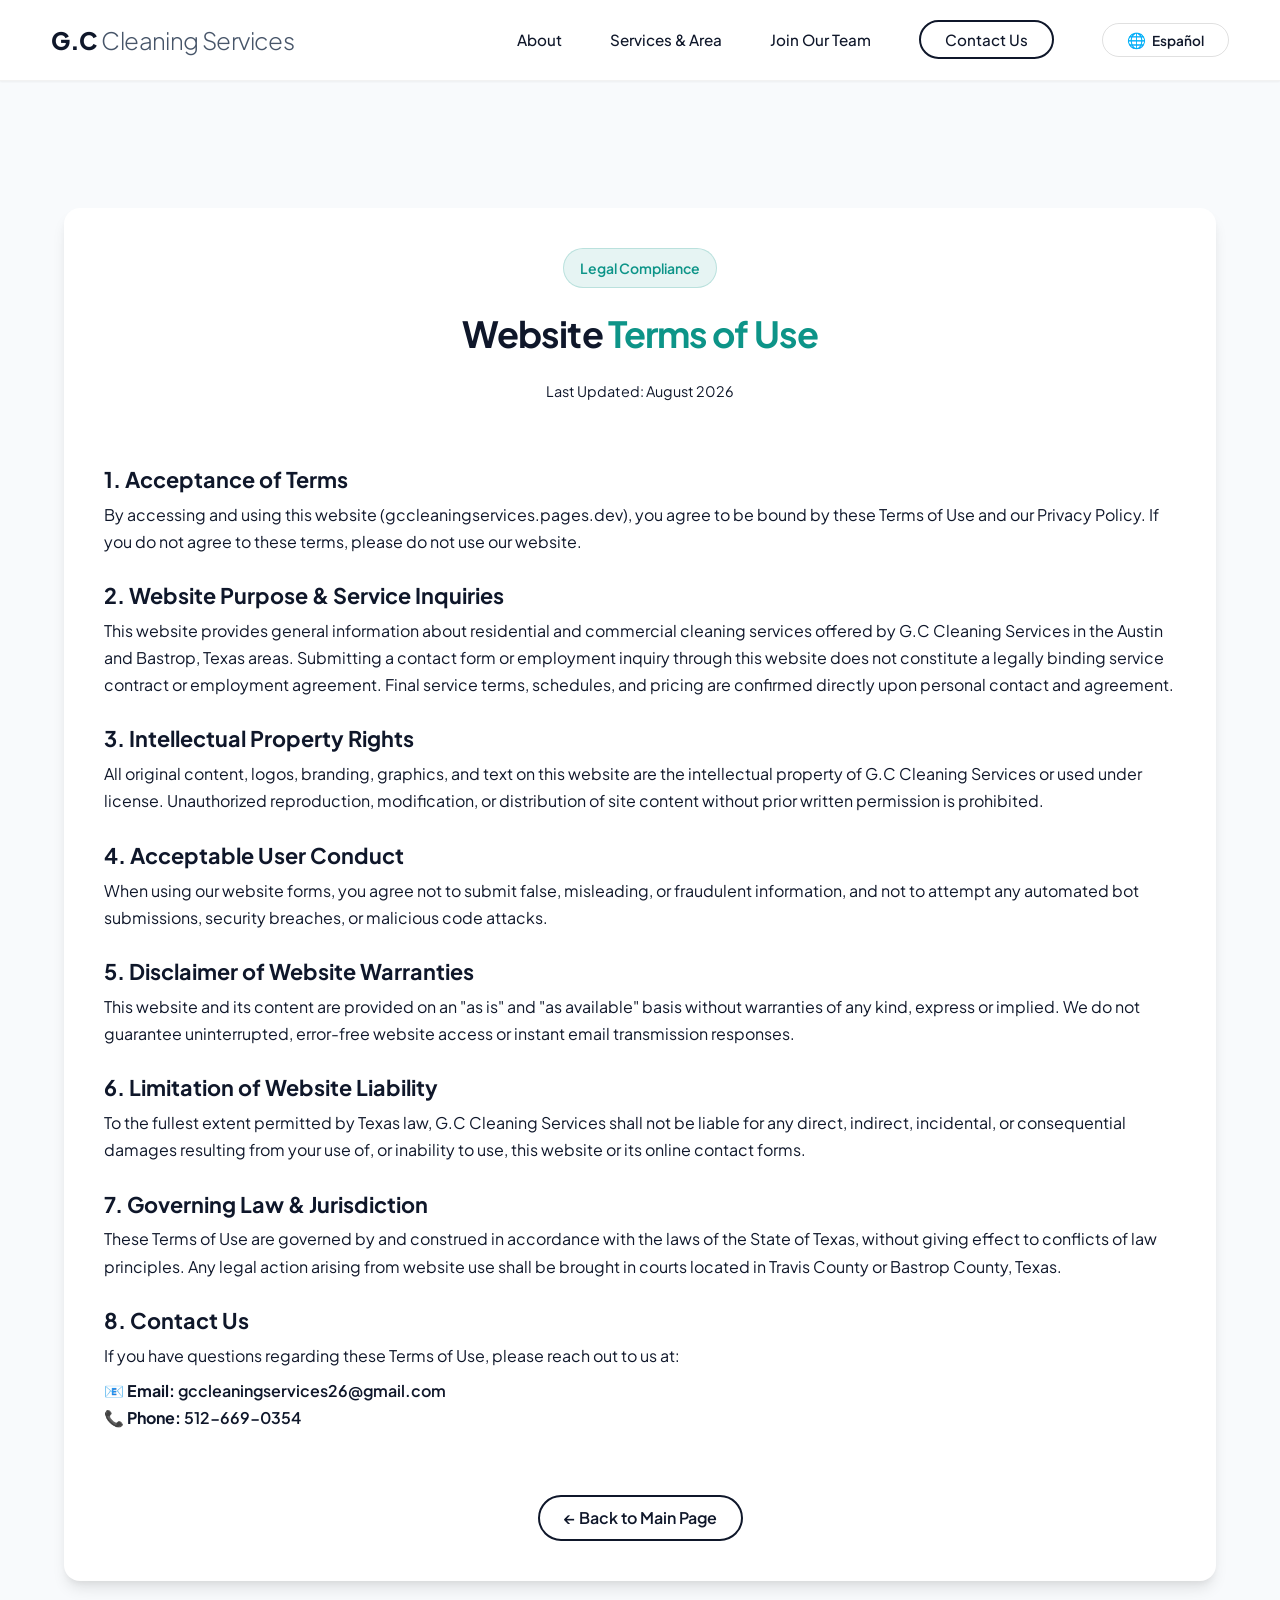
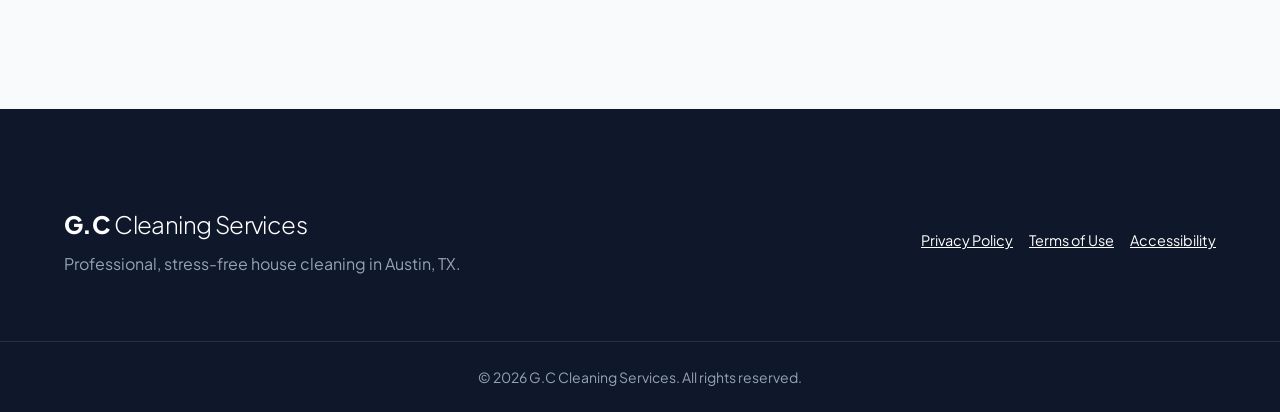
<file: terms.html>
<!DOCTYPE html>
<html lang="en" class="scroll-smooth">
<head>
    <meta charset="UTF-8">
    <meta name="viewport" content="width=device-width, initial-scale=1.0">
    <title>Terms of Use | G.C Cleaning Services Austin</title>
    <meta name="description" content="Terms of Use for G.C Cleaning Services website. Read our website terms, intellectual property guidelines, and website inquiry policies.">
    
    <link rel="canonical" href="https://gccleaningservices.pages.dev/terms.html">
    <link rel="alternate" hreflang="en" href="https://gccleaningservices.pages.dev/terms.html" />
    <link rel="alternate" hreflang="es" href="https://gccleaningservices.pages.dev/terms.html?lang=es" />
    
    <link rel="preconnect" href="https://fonts.googleapis.com">
    <link rel="preconnect" href="https://fonts.gstatic.com" crossorigin>
    <link href="https://fonts.googleapis.com/css2?family=Plus+Jakarta+Sans:wght@300;400;500;600;700;800&display=swap" rel="stylesheet">
    
    <link rel="stylesheet" href="styles.css">
    <link rel="icon" type="image/x-icon" href="/favicon.ico">
    
    <meta property="og:title" content="Terms of Use | G.C Cleaning Services Austin">
    <meta property="og:description" content="Terms of Use for G.C Cleaning Services website. Read our website terms, intellectual property guidelines, and website inquiry policies.">
    <meta property="og:type" content="website">
    <meta property="og:url" content="https://gccleaningservices.pages.dev/terms.html">
</head>
<body>

    <header class="header header-subpage scrolled" id="header">
        <div class="container header-container">
            <a href="index.html" class="logo">
                <span class="logo-heavy">G.C</span>
                <span class="logo-light lang-en">Cleaning Services</span>
                <span class="logo-light lang-es">Servicios de Limpieza</span>
            </a>
            
            <nav class="nav-menu" id="nav-menu">
                <ul class="nav-list">
                    <li class="nav-item">
                        <a href="index.html#about" class="nav-link">
                            <span class="lang-en">About</span>
                            <span class="lang-es">Nosotros</span>
                        </a>
                    </li>
                    <li class="nav-item">
                        <a href="index.html#services" class="nav-link">
                            <span class="lang-en">Services & Area</span>
                            <span class="lang-es">Servicios y Zona</span>
                        </a>
                    </li>
                    <li class="nav-item">
                        <a href="jobs.html" class="nav-link">
                            <span class="lang-en">Join Our Team</span>
                            <span class="lang-es">Únete al Equipo</span>
                        </a>
                    </li>
                    <li class="nav-item">
                        <a href="index.html#contact" class="nav-link btn-outline">
                            <span class="lang-en">Contact Us</span>
                            <span class="lang-es">Contacto</span>
                        </a>
                    </li>
                    <li class="nav-item">
                        <button id="lang-toggle" class="lang-toggle-btn" aria-label="Switch Language">
                            <span class="lang-toggle-icon">🌐</span>
                            <span id="lang-toggle-text">Español</span>
                        </button>
                    </li>
                </ul>
            </nav>

            <button class="mobile-toggle" id="mobile-toggle" aria-expanded="false" aria-controls="nav-menu" aria-label="Toggle navigation menu">
                <span class="bar"></span>
                <span class="bar"></span>
                <span class="bar"></span>
            </button>
        </div>
    </header>

    <main class="subpage-main">
        <section class="section bg-light">
            <div class="container" style="max-w: 900px; margin: 0 auto;">
                <div class="legal-card shadow-lg rounded-xl bg-white" style="padding: 2.5rem; border: 1px solid var(--border-light);">
                    
                    <div class="text-center mb-8">
                        <span class="badge">
                            <span class="lang-en">Legal Compliance</span>
                            <span class="lang-es">Cumplimiento Legal</span>
                        </span>
                        <h1 class="section-title">
                            <span class="lang-en">Website <span class="text-accent">Terms of Use</span></span>
                            <span class="lang-es"><span class="text-accent">Términos de Uso</span> del Sitio</span>
                        </h1>
                        <p style="font-size: 0.9rem; color: var(--text-muted); margin-top: 0.5rem;">
                            <span class="lang-en">Last Updated: August 2026</span>
                            <span class="lang-es">Última actualización: Agosto de 2026</span>
                        </p>
                    </div>

                    <div class="legal-content" style="line-height: 1.7; color: var(--text-dark); display: flex; flex-direction: column; gap: 1.75rem;">
                        
                        <div>
                            <h2 style="font-size: 1.35rem; font-weight: 700; color: var(--primary-color); margin-bottom: 0.5rem;">
                                <span class="lang-en">1. Acceptance of Terms</span>
                                <span class="lang-es">1. Aceptación de los Términos</span>
                            </h2>
                            <p>
                                <span class="lang-en">By accessing and using this website (gccleaningservices.pages.dev), you agree to be bound by these Terms of Use and our Privacy Policy. If you do not agree to these terms, please do not use our website.</span>
                                <span class="lang-es">Al acceder y utilizar este sitio web (gccleaningservices.pages.dev), usted acepta quedar vinculado por estos Términos de Uso y nuestra Política de Privacidad. Si no está de acuerdo, por favor no utilice nuestro sitio.</span>
                            </p>
                        </div>

                        <div>
                            <h2 style="font-size: 1.35rem; font-weight: 700; color: var(--primary-color); margin-bottom: 0.5rem;">
                                <span class="lang-en">2. Website Purpose & Service Inquiries</span>
                                <span class="lang-es">2. Propósito del Sitio y Consultas de Servicio</span>
                            </h2>
                            <p>
                                <span class="lang-en">This website provides general information about residential and commercial cleaning services offered by G.C Cleaning Services in the Austin and Bastrop, Texas areas. Submitting a contact form or employment inquiry through this website does not constitute a legally binding service contract or employment agreement. Final service terms, schedules, and pricing are confirmed directly upon personal contact and agreement.</span>
                                <span class="lang-es">Este sitio web proporciona información general sobre los servicios de limpieza residencial y comercial ofrecidos por G.C Cleaning Services en las áreas de Austin y Bastrop, Texas. El envío de un formulario de contacto o solicitud no constituye un contrato vinculante. Los términos de servicio y precios finales se confirman directamente al contactarle.</span>
                            </p>
                        </div>

                        <div>
                            <h2 style="font-size: 1.35rem; font-weight: 700; color: var(--primary-color); margin-bottom: 0.5rem;">
                                <span class="lang-en">3. Intellectual Property Rights</span>
                                <span class="lang-es">3. Derechos de Propiedad Intelectual</span>
                            </h2>
                            <p>
                                <span class="lang-en">All original content, logos, branding, graphics, and text on this website are the intellectual property of G.C Cleaning Services or used under license. Unauthorized reproduction, modification, or distribution of site content without prior written permission is prohibited.</span>
                                <span class="lang-es">Todo el contenido original, logotipos, marcas, gráficos y textos en este sitio web son propiedad intelectual de G.C Cleaning Services. Queda prohibida la reproducción o distribución no autorizada sin permiso previo por escrito.</span>
                            </p>
                        </div>

                        <div>
                            <h2 style="font-size: 1.35rem; font-weight: 700; color: var(--primary-color); margin-bottom: 0.5rem;">
                                <span class="lang-en">4. Acceptable User Conduct</span>
                                <span class="lang-es">4. Conducta Aceptable del Usuario</span>
                            </h2>
                            <p>
                                <span class="lang-en">When using our website forms, you agree not to submit false, misleading, or fraudulent information, and not to attempt any automated bot submissions, security breaches, or malicious code attacks.</span>
                                <span class="lang-es">Al utilizar los formularios de nuestro sitio web, usted se compromete a no enviar información falsa, engañosa o fraudulenta, y a no intentar envíos automatizados de bots ni ataques informáticos.</span>
                            </p>
                        </div>

                        <div>
                            <h2 style="font-size: 1.35rem; font-weight: 700; color: var(--primary-color); margin-bottom: 0.5rem;">
                                <span class="lang-en">5. Disclaimer of Website Warranties</span>
                                <span class="lang-es">5. Exención de Garantías del Sitio Web</span>
                            </h2>
                            <p>
                                <span class="lang-en">This website and its content are provided on an "as is" and "as available" basis without warranties of any kind, express or implied. We do not guarantee uninterrupted, error-free website access or instant email transmission responses.</span>
                                <span class="lang-es">Este sitio web y su contenido se proporcionan "tal cual" y "según disponibilidad" sin garantías de ningún tipo. No garantizamos el acceso ininterrumpido al sitio ni respuestas instantáneas.</span>
                            </p>
                        </div>

                        <div>
                            <h2 style="font-size: 1.35rem; font-weight: 700; color: var(--primary-color); margin-bottom: 0.5rem;">
                                <span class="lang-en">6. Limitation of Website Liability</span>
                                <span class="lang-es">6. Limitación de Responsabilidad del Sitio Web</span>
                            </h2>
                            <p>
                                <span class="lang-en">To the fullest extent permitted by Texas law, G.C Cleaning Services shall not be liable for any direct, indirect, incidental, or consequential damages resulting from your use of, or inability to use, this website or its online contact forms.</span>
                                <span class="lang-es">En la máxima medida permitida por la ley de Texas, G.C Cleaning Services no será responsable de ningún daño directo, indirecto o incidental derivado del uso o la imposibilidad de uso de este sitio web.</span>
                            </p>
                        </div>

                        <div>
                            <h2 style="font-size: 1.35rem; font-weight: 700; color: var(--primary-color); margin-bottom: 0.5rem;">
                                <span class="lang-en">7. Governing Law & Jurisdiction</span>
                                <span class="lang-es">7. Ley Aplicable y Jurisdicción</span>
                            </h2>
                            <p>
                                <span class="lang-en">These Terms of Use are governed by and construed in accordance with the laws of the State of Texas, without giving effect to conflicts of law principles. Any legal action arising from website use shall be brought in courts located in Travis County or Bastrop County, Texas.</span>
                                <span class="lang-es">Estos Términos de Uso se rigen e interpretan de acuerdo con las leyes del Estado de Texas. Cualquier acción legal derivada del uso del sitio web se presentará en los tribunales del Condado de Travis o Bastrop, Texas.</span>
                            </p>
                        </div>

                        <div>
                            <h2 style="font-size: 1.35rem; font-weight: 700; color: var(--primary-color); margin-bottom: 0.5rem;">
                                <span class="lang-en">8. Contact Us</span>
                                <span class="lang-es">8. Contáctenos</span>
                            </h2>
                            <p>
                                <span class="lang-en">If you have questions regarding these Terms of Use, please reach out to us at:</span>
                                <span class="lang-es">Si tiene preguntas sobre estos Términos de Uso, por favor contáctenos en:</span>
                            </p>
                            <p style="margin-top: 0.5rem;">
                                📧 <strong>Email:</strong> <a href="mailto:gccleaningservices26@gmail.com" style="color: var(--primary-color); font-weight: 600;">gccleaningservices26@gmail.com</a><br>
                                📞 <strong>Phone:</strong> <a href="tel:512-669-0354" style="color: var(--primary-color); font-weight: 600;">512-669-0354</a>
                            </p>
                        </div>

                    </div>
                    
                    <div style="margin-top: 2.5rem; text-align: center; border-top: 1px solid var(--border-light); padding-top: 1.5rem;">
                        <a href="index.html" class="btn btn-outline">
                            <span class="lang-en">← Back to Main Page</span>
                            <span class="lang-es">← Volver a la Página Principal</span>
                        </a>
                    </div>

                </div>
            </div>
        </section>
    </main>

    <footer class="footer">
        <div class="container footer-container">
            <div class="footer-brand">
                <a href="index.html" class="logo footer-logo">
                    <span class="logo-heavy">G.C</span>
                    <span class="logo-light lang-en">Cleaning Services</span>
                    <span class="logo-light lang-es">Servicios de Limpieza</span>
                </a>
                <p class="footer-desc">
                    <span class="lang-en">Professional, stress-free house cleaning in Austin, TX.</span>
                    <span class="lang-es">Limpieza de casas profesional y sin estrés en Austin, TX.</span>
                </p>
            </div>
            <div style="display: flex; flex-direction: column; gap: 1rem;">
                <div class="footer-legal-links" style="display: flex; flex-wrap: wrap; gap: 1rem; font-size: 0.9rem;">
                    <a href="privacy-policy.html" style="color: var(--text-light); text-decoration: underline;">
                        <span class="lang-en">Privacy Policy</span>
                        <span class="lang-es">Política de Privacidad</span>
                    </a>
                    <a href="terms.html" style="color: var(--text-light); text-decoration: underline;">
                        <span class="lang-en">Terms of Use</span>
                        <span class="lang-es">Términos de Uso</span>
                    </a>
                    <a href="accessibility.html" style="color: var(--text-light); text-decoration: underline;">
                        <span class="lang-en">Accessibility</span>
                        <span class="lang-es">Accesibilidad</span>
                    </a>
                </div>
            </div>
        </div>
        <div class="footer-bottom">
            <div class="container" style="display: flex; flex-direction: column; align-items: center; gap: 0.75rem;">
                <p style="margin: 0;">&copy; <span id="year"></span> G.C Cleaning Services. 
                    <span class="lang-en">All rights reserved.</span>
                    <span class="lang-es">Todos los derechos reservados.</span>
                </p>
            </div>
        </div>
    </footer>

    <script src="script.js"></script>
</body>
</html>
</file>
<file: styles.css>
/* ==========================================================================
   CSS Variables & Tokens
   ========================================================================== */
   :root {
    /* Colors */
    --clr-white: #FFFFFF;
    --clr-light: #F8FAFC; /* Soft ash gray */
    --clr-dark: #0F172A; /* Deep slate */
    --clr-dark-muted: #475569;
    --clr-accent: #0D9488; /* Premium Teal */
    --clr-accent-hover: #0F766E;
    
    /* Typography */
    --font-primary: 'Plus Jakarta Sans', system-ui, -apple-system, sans-serif;
    
    /* Spacing */
    --sp-1: 0.25rem;
    --sp-2: 0.5rem;
    --sp-3: 1rem;
    --sp-4: 1.5rem;
    --sp-5: 2rem;
    --sp-6: 3rem;
    --sp-8: 4rem;
    --sp-12: 6rem;
    --sp-16: 8rem;

    /* Shadows */
    --shadow-sm: 0 1px 2px 0 rgba(0, 0, 0, 0.05);
    --shadow-md: 0 4px 6px -1px rgba(0, 0, 0, 0.1), 0 2px 4px -1px rgba(0, 0, 0, 0.06);
    --shadow-lg: 0 10px 15px -3px rgba(0, 0, 0, 0.1), 0 4px 6px -2px rgba(0, 0, 0, 0.05);
    --shadow-hover: 0 20px 25px -5px rgba(0, 0, 0, 0.1), 0 10px 10px -5px rgba(0, 0, 0, 0.04);
    
    /* Transitions */
    --trans-fast: 150ms ease;
    --trans-normal: 300ms cubic-bezier(0.4, 0, 0.2, 1);
    
    /* Border Radius */
    --rad-sm: 0.375rem;
    --rad-md: 0.5rem;
    --rad-lg: 0.75rem;
    --rad-xl: 1rem;
    --rad-full: 9999px;
}

/* ==========================================================================
   Reset & Base Styles
   ========================================================================== */
*, *::before, *::after {
    box-sizing: border-box;
    margin: 0;
    padding: 0;
}

html {
    font-size: 16px;
}
/* Accessibility Enhancement: Respects user's motion preferences */
@media (prefers-reduced-motion: no-preference) {
    html {
        scroll-behavior: smooth;
    }
} 

body {
    font-family: var(--font-primary);
    background-color: var(--clr-white);
    color: var(--clr-dark);
    line-height: 1.6;
    -webkit-font-smoothing: antialiased;
    -moz-osx-font-smoothing: grayscale;
}

/* Prevents the main page from scrolling when mobile menu is open */
body.no-scroll {
    overflow: hidden;
}

a {
    text-decoration: none;
    color: inherit;
    transition: color var(--trans-fast);
}

ul {
    list-style: none;
}

img {
    max-width: 100%;
    display: block;
    height: auto;
}

/* ==========================================================================
   Typography & Utilities
   ========================================================================== */
h1, h2, h3, h4 {
    line-height: 1.2;
    font-weight: 700;
    color: var(--clr-dark);
}

.text-accent {
    color: var(--clr-accent);
}

.text-gradient {
    background: linear-gradient(135deg, var(--clr-dark) 0%, var(--clr-accent) 100%);
    -webkit-background-clip: text;
    -webkit-text-fill-color: transparent;
    background-clip: text;
}

.text-center {
    text-align: center;
}

.bg-white {
    background-color: var(--clr-white);
}

.bg-light {
    background-color: var(--clr-light);
}

.shadow-subtle {
    box-shadow: var(--shadow-md);
}

.shadow-lg {
    box-shadow: var(--shadow-lg);
}

.rounded-lg {
    border-radius: var(--rad-lg);
}

.rounded-xl {
    border-radius: var(--rad-xl);
}

.hover-lift {
    transition: transform var(--trans-normal), box-shadow var(--trans-normal);
}

.hover-lift:hover {
    transform: translateY(-4px);
    box-shadow: var(--shadow-hover);
}

.mb-8 {
    margin-bottom: var(--sp-8);
}

.mx-auto {
    margin-left: auto;
    margin-right: auto;
}

.max-w-md {
    max-width: 48rem;
}

.container {
    width: 100%;
    max-width: 1200px;
    margin: 0 auto;
    padding: 0 var(--sp-4);
}

.section {
    padding: var(--sp-16) 0;
}

.section-header {
    margin-bottom: var(--sp-12);
}

.section-title {
    font-size: 2.25rem;
    margin-bottom: var(--sp-4);
    letter-spacing: -0.025em;
}

.section-desc {
    color: var(--clr-dark-muted);
    font-size: 1.125rem;
    margin-bottom: var(--sp-4);
}

/* ==========================================================================
   Buttons
   ========================================================================== */
.btn {
    display: inline-flex;
    align-items: center;
    justify-content: center;
    padding: 0.875rem 2rem;
    font-weight: 600;
    border-radius: var(--rad-full);
    transition: all var(--trans-normal);
    cursor: pointer;
    border: 2px solid transparent;
}

.btn-primary {
    background-color: var(--clr-accent);
    color: var(--clr-white);
    box-shadow: 0 4px 14px 0 rgba(13, 148, 136, 0.39);
}

.btn-primary:hover {
    background-color: var(--clr-accent-hover);
    transform: translateY(-2px);
    box-shadow: 0 6px 20px rgba(13, 148, 136, 0.4);
}

.btn-secondary {
    background-color: var(--clr-white);
    color: var(--clr-dark);
    border-color: var(--clr-dark);
}

.btn-secondary:hover {
    background-color: var(--clr-dark);
    color: var(--clr-white);
}

.btn-outline {
    border: 2px solid var(--clr-dark);
    padding: 0.5rem 1.5rem;
    border-radius: var(--rad-full);
    font-weight: 600;
}

.btn-outline:hover {
    background-color: var(--clr-dark);
    color: var(--clr-white);
}

/* ==========================================================================
   Header & Navigation
   ========================================================================== */
.header {
    position: fixed;
    top: 0;
    left: 0;
    width: 100%;
    z-index: 50;
    background: rgba(255, 255, 255, 0.7);
    backdrop-filter: blur(12px);
    -webkit-backdrop-filter: blur(12px);
    border-bottom: 1px solid rgba(0, 0, 0, 0.05);
    transition: background-color var(--trans-normal), box-shadow var(--trans-normal);
}

.header.scrolled {
    background: rgba(255, 255, 255, 0.95);
    box-shadow: var(--shadow-sm);
}

.header-container {
    display: flex;
    align-items: center;
    justify-content: space-between;
    height: 5rem;
    max-width: 100%;
    padding: 0 4%;
}

.logo {
    font-size: 1.5rem;
    letter-spacing: -0.025em;
    display: flex;
    align-items: baseline;
    gap: 0.25rem;
    white-space: nowrap;
    flex-shrink: 0;
}

.logo-heavy {
    font-weight: 800;
    color: var(--clr-dark);
}

.logo-light {
    font-weight: 300;
    color: var(--clr-dark-muted);
}

.nav-list {
    display: flex;
    align-items: center;
    gap: var(--sp-6);
}

.nav-link {
    font-weight: 500;
    font-size: 0.95rem;
    color: var(--clr-dark);
}

.nav-link:not(.btn-outline):hover {
    color: var(--clr-accent);
}

/* Mobile Toggle */
.mobile-toggle {
    background: none;
    border: none;
    padding: 0;
    display: none;
    cursor: pointer;
    flex-direction: column;
    gap: 5px;
    z-index: 60;
}

.mobile-toggle .bar {
    width: 25px;
    height: 2px;
    background-color: var(--clr-dark);
    transition: all 0.3s ease;
}

/* ==========================================================================
   Hero Section
   ========================================================================== */
.hero {
    position: relative;
    min-height: 100vh;
    display: flex;
    align-items: center;
    padding-top: 5rem; /* offset header */
    background-image: url('https://images.unsplash.com/photo-1600585154340-be6161a56a0c?q=80&w=2070&auto=format&fit=crop');
    background-size: cover;
    background-position: center;
    background-attachment: fixed;
}

.hero-overlay {
    position: absolute;
    inset: 0;
    background: linear-gradient(to right, rgba(255,255,255,0.95) 0%, rgba(255,255,255,0.7) 50%, rgba(255,255,255,0.1) 100%);
}

.hero-content {
    position: relative;
    z-index: 10;
    max-width: 600px;
    margin: 0; /* Left align content */
}

.badge {
    display: inline-block;
    padding: 0.5rem 1rem;
    background-color: rgba(13, 148, 136, 0.1);
    color: var(--clr-accent);
    font-weight: 600;
    font-size: 0.875rem;
    border-radius: var(--rad-full);
    margin-bottom: var(--sp-4);
    border: 1px solid rgba(13, 148, 136, 0.2);
}

.hero-title {
    font-size: clamp(3rem, 5vw, 4.5rem);
    letter-spacing: -0.03em;
    margin-bottom: var(--sp-4);
}

.hero-subtitle {
    font-size: 1.25rem;
    color: var(--clr-dark-muted);
    margin-bottom: var(--sp-8);
    max-width: 90%;
}

.hero-actions {
    display: flex;
    gap: var(--sp-4);
    flex-wrap: wrap;
}

/* ==========================================================================
   About Section
   ========================================================================== */
.grid-2 {
    display: grid;
    grid-template-columns: 1fr 1fr;
    gap: var(--sp-12);
    align-items: center;
}

.stats {
    display: flex;
    gap: var(--sp-8);
    margin-top: var(--sp-8);
    padding-top: var(--sp-8);
    border-top: 1px solid rgba(0,0,0,0.1);
}

.stat-num {
    display: block;
    font-size: 2.5rem;
    font-weight: 800;
    color: var(--clr-accent);
    line-height: 1;
}

.stat-label {
    font-size: 0.875rem;
    color: var(--clr-dark-muted);
    font-weight: 600;
    text-transform: uppercase;
    letter-spacing: 0.05em;
}

.about-image-wrapper {
    position: relative;
}

.about-img {
    border-radius: var(--rad-xl);
    object-fit: cover;
    height: 100%;
    min-height: 400px;
}

/* ==========================================================================
   Services Section
   ========================================================================== */
.grid-3 {
    display: grid;
    grid-template-columns: repeat(3, 1fr);
    gap: var(--sp-6);
}

.card {
    background: var(--clr-white);
    padding: var(--sp-8);
    border-radius: var(--rad-xl);
    border: 1px solid rgba(0,0,0,0.05);
}

.card-icon {
    font-size: 2.5rem;
    margin-bottom: var(--sp-4);
}

.card-title {
    font-size: 1.25rem;
    margin-bottom: var(--sp-2);
}

.card-desc {
    color: var(--clr-dark-muted);
}

/* ==========================================================================
   Contact Section
   ========================================================================== */
.contact-card {
    background: var(--clr-white);
    padding: var(--sp-12);
    max-width: 800px;
    margin: 0 auto;
    position: relative;
    overflow: hidden;
}

.contact-card::before {
    content: '';
    position: absolute;
    top: 0;
    left: 0;
    width: 100%;
    height: 6px;
    background: linear-gradient(90deg, var(--clr-accent) 0%, #2DD4BF 100%);
}

.contact-methods {
    display: flex;
    flex-direction: column;
    gap: var(--sp-4);
    max-width: 500px;
    margin: 0 auto;
}

.contact-btn {
    display: flex;
    align-items: center;
    gap: var(--sp-4);
    padding: var(--sp-4) var(--sp-6);
    border-radius: var(--rad-lg);
    border: 1px solid rgba(0,0,0,0.05);
    background: var(--clr-light);
}

.contact-btn-icon {
    display: flex;
    align-items: center;
    justify-content: center;
    width: 3rem;
    height: 3rem;
    background: var(--clr-white);
    border-radius: var(--rad-full);
    color: var(--clr-accent);
    box-shadow: var(--shadow-sm);
}

.contact-btn-text {
    display: flex;
    flex-direction: column;
}

.contact-btn-label {
    font-size: 0.875rem;
    color: var(--clr-dark-muted);
    font-weight: 500;
}

.contact-btn-value {
    font-size: 1.125rem;
    font-weight: 700;
    color: var(--clr-dark);
    /* Add these two lines below: */
    word-break: break-word; 
    overflow-wrap: break-word;
}

.phone-btn:hover {
    background: var(--clr-accent);
    color: var(--clr-white);
}

.phone-btn:hover .contact-btn-icon {
    color: var(--clr-accent);
}

.phone-btn:hover .contact-btn-label,
.phone-btn:hover .contact-btn-value {
    color: var(--clr-white);
}

.email-btn:hover {
    background: var(--clr-dark);
    color: var(--clr-white);
}

.email-btn:hover .contact-btn-icon {
    color: var(--clr-dark);
}

.email-btn:hover .contact-btn-label,
.email-btn:hover .contact-btn-value {
    color: var(--clr-white);
}

/* ==========================================================================
   Footer
   ========================================================================== */
.footer {
    background-color: var(--clr-dark);
    color: var(--clr-white);
    padding-top: var(--sp-12);
}

.footer-container {
    display: flex;
    justify-content: space-between;
    align-items: center;
    flex-wrap: wrap;
    gap: var(--sp-8);
    margin-bottom: var(--sp-8);
}

.footer-logo .logo-heavy,
.footer-logo .logo-light {
    color: var(--clr-white);
}

.footer-desc {
    color: #94A3B8;
    margin-top: var(--sp-2);
}

.footer-contact {
    display: flex;
    flex-direction: column;
    align-items: flex-start;
    gap: var(--sp-4);
}

.footer-contact a {
    color: #94A3B8;
}

.footer-contact a:hover {
    color: var(--clr-white);
}

.footer-bottom {
    border-top: 1px solid rgba(255,255,255,0.1);
    padding: var(--sp-4) 0;
    text-align: center;
    color: #94A3B8;
    font-size: 0.875rem;
}

/* ==========================================================================
   Unified Before & After Gallery Section
   ========================================================================== */
.gallery-grid {
    display: flex;
    flex-direction: column;
    gap: var(--sp-8);
}

.gallery-card {
    background: var(--clr-white);
    padding: var(--sp-6);
    border: 1px solid rgba(0, 0, 0, 0.08);
    border-radius: var(--rad-xl);
    transition: transform var(--trans-normal), box-shadow var(--trans-normal);
}

.gallery-card:hover {
    box-shadow: var(--shadow-lg);
}

.gallery-card-header {
    margin-bottom: var(--sp-5);
}

.gallery-header-flex {
    display: flex;
    justify-content: space-between;
    align-items: flex-end;
    flex-wrap: wrap;
    gap: var(--sp-4);
}

.gallery-header-text {
    flex: 1;
    min-width: 280px;
}

.gallery-card-category {
    font-size: 0.75rem;
    font-weight: 700;
    text-transform: uppercase;
    letter-spacing: 0.08em;
    color: var(--clr-accent);
    display: block;
    margin-bottom: 0.25rem;
}

.gallery-card-title {
    font-size: 1.35rem;
    font-weight: 700;
    color: var(--clr-dark);
    margin-bottom: 0.35rem;
}

.gallery-card-desc {
    color: var(--clr-dark-muted);
    font-size: 0.925rem;
    line-height: 1.5;
}

/* View Tabs */
.gallery-view-tabs {
    display: inline-flex;
    background: #F1F5F9;
    padding: 0.25rem;
    border-radius: var(--rad-full);
    border: 1px solid rgba(0, 0, 0, 0.06);
    gap: 0.25rem;
}

.gallery-tab-btn {
    background: transparent;
    border: none;
    padding: 0.45rem 0.95rem;
    border-radius: var(--rad-full);
    font-size: 0.8rem;
    font-weight: 600;
    color: var(--clr-dark-muted);
    cursor: pointer;
    transition: all var(--trans-fast);
    font-family: inherit;
    white-space: nowrap;
}

.gallery-tab-btn:hover {
    color: var(--clr-dark);
}

.gallery-tab-btn.active {
    background: var(--clr-accent);
    color: var(--clr-white);
    box-shadow: 0 2px 6px rgba(13, 148, 136, 0.3);
}

/* Comparison Rows Layout */
.comparison-row {
    display: grid;
    gap: var(--sp-4);
    align-items: stretch;
    transition: all 0.3s ease;
}

.comparison-row.grid-3-row {
    grid-template-columns: repeat(3, 1fr);
}

.comparison-row.grid-2-row {
    grid-template-columns: 1fr 1fr;
}

/* Dynamic View Filtering */
#shower-comparison-row[data-view-mode="door"] .view-floor-panel {
    display: none !important;
}

#shower-comparison-row[data-view-mode="door"] {
    grid-template-columns: 1fr 1fr;
}

#shower-comparison-row[data-view-mode="floor"] .view-door-panel {
    display: none !important;
}

#shower-comparison-row[data-view-mode="floor"] {
    grid-template-columns: 1fr 1fr;
}

.comparison-panel {
    position: relative;
    border-radius: var(--rad-lg);
    overflow: hidden;
    background: #F1F5F9;
    border: 1px solid rgba(0, 0, 0, 0.06);
    display: flex;
    flex-direction: column;
}

/* Glossy Glassmorphic Badges */
.panel-badge {
    position: absolute;
    top: 0.85rem;
    left: 0.85rem;
    padding: 0.35rem 0.9rem;
    border-radius: var(--rad-full);
    font-weight: 600;
    font-size: 0.725rem;
    text-transform: uppercase;
    letter-spacing: 0.08em;
    z-index: 15;
    display: inline-flex;
    align-items: center;
    gap: 0.45rem;
    background: rgba(15, 23, 42, 0.45);
    backdrop-filter: blur(12px) saturate(160%);
    -webkit-backdrop-filter: blur(12px) saturate(160%);
    border: 1px solid rgba(255, 255, 255, 0.28);
    color: rgba(255, 255, 255, 0.95);
    box-shadow: 0 4px 16px rgba(0, 0, 0, 0.12), inset 0 1px 0 rgba(255, 255, 255, 0.3);
    transition: all var(--trans-fast);
}

.panel-badge:hover {
    background: rgba(15, 23, 42, 0.65);
    border-color: rgba(255, 255, 255, 0.4);
}

/* Image Aspect Ratio Containers */
.single-img-wrapper {
    position: relative;
    width: 100%;
    height: 100%;
    min-height: 380px;
    overflow: hidden;
}

.comparison-img {
    width: 100%;
    height: 100%;
    object-fit: cover;
    object-position: center;
    display: block;
    transition: transform 0.4s ease;
}

.comparison-panel:hover .comparison-img {
    transform: scale(1.03);
}

/* Glossy Image Sub-Labels */
.img-label {
    position: absolute;
    bottom: 0.75rem;
    left: 0.75rem;
    background: rgba(15, 23, 42, 0.4);
    color: rgba(255, 255, 255, 0.9);
    padding: 0.25rem 0.7rem;
    border-radius: var(--rad-full);
    font-size: 0.725rem;
    font-weight: 500;
    letter-spacing: 0.02em;
    backdrop-filter: blur(10px) saturate(150%);
    -webkit-backdrop-filter: blur(10px) saturate(150%);
    border: 1px solid rgba(255, 255, 255, 0.2);
    box-shadow: 0 2px 10px rgba(0, 0, 0, 0.1), inset 0 1px 0 rgba(255, 255, 255, 0.25);
    pointer-events: none;
    z-index: 10;
}

.label-success {
    background: rgba(13, 148, 136, 0.45);
    border-color: rgba(45, 212, 191, 0.4);
    color: #F0FDF4;
}

/* Carousel Container & Viewport */
.gallery-carousel-wrapper {
    position: relative;
    width: 100%;
}

.gallery-carousel-viewport {
    overflow: hidden;
    width: 100%;
    border-radius: var(--rad-xl);
}

.gallery-carousel-track {
    display: flex;
    transition: transform 0.45s cubic-bezier(0.4, 0, 0.2, 1);
    width: 100%;
}

.gallery-slide {
    flex: 0 0 100%;
    min-width: 100%;
    box-sizing: border-box;
}

.gallery-slide-meta {
    display: flex;
    align-items: center;
    justify-content: space-between;
    gap: var(--sp-2);
}

.slide-count-badge {
    font-size: 0.75rem;
    font-weight: 700;
    color: var(--clr-dark-muted);
    background: #F1F5F9;
    padding: 0.2rem 0.65rem;
    border-radius: var(--rad-full);
}

/* Nav Buttons */
.carousel-nav-btn {
    position: absolute;
    top: 50%;
    transform: translateY(-50%);
    z-index: 25;
    width: 2.75rem;
    height: 2.75rem;
    border-radius: 50%;
    background: var(--clr-white);
    color: var(--clr-dark);
    border: 1px solid rgba(0, 0, 0, 0.1);
    display: flex;
    align-items: center;
    justify-content: center;
    cursor: pointer;
    box-shadow: 0 4px 14px rgba(0, 0, 0, 0.12);
    transition: all var(--trans-fast);
}

.carousel-nav-btn:hover {
    background: var(--clr-dark);
    color: var(--clr-white);
    transform: translateY(-50%) scale(1.08);
}

.carousel-prev {
    left: -1.35rem;
}

.carousel-next {
    right: -1.35rem;
}

/* Pagination Dots */
.carousel-dots {
    display: flex;
    justify-content: center;
    align-items: center;
    gap: 0.5rem;
    margin-top: var(--sp-6);
}

.dot-btn {
    width: 0.65rem;
    height: 0.65rem;
    border-radius: 50%;
    border: none;
    background: #CBD5E1;
    cursor: pointer;
    transition: all var(--trans-fast);
    padding: 0;
}

.dot-btn.active {
    background: var(--clr-accent);
    width: 1.75rem;
    border-radius: var(--rad-full);
}

/* Responsive adjustments */
@media (max-width: 900px) {
    .comparison-row.grid-3-row,
    .comparison-row.grid-2-row,
    #shower-comparison-row[data-view-mode="door"],
    #shower-comparison-row[data-view-mode="floor"] {
        grid-template-columns: 1fr;
    }
    
    .single-img-wrapper {
        min-height: 300px;
    }
}

@media (max-width: 768px) {
    .carousel-nav-btn {
        width: 2.25rem;
        height: 2.25rem;
    }
    .carousel-prev { left: -0.5rem; }
    .carousel-next { right: -0.5rem; }
}

/* ==========================================================================
   Responsive Design
   ========================================================================== */
@media (max-width: 1100px) {
    .mobile-toggle {
        display: flex;
    }

    .nav-menu {
        position: fixed;
        top: 5rem;
        left: -100%;
        width: 100%;
        height: calc(100vh - 5rem);
        background: var(--clr-white);
        flex-direction: column;
        transition: 0.3s;
        box-shadow: var(--shadow-lg);
    }

    .nav-menu.active {
        left: 0;
    }

    .nav-list {
        flex-direction: column;
        align-items: center;
        padding: var(--sp-8) 0;
        gap: var(--sp-6);
    }

    .logo {
        font-size: 1.35rem;
    }
}
@media (max-width: 992px) {
    .hero-title {
        font-size: 3.5rem;
    }
    
    .grid-2, .grid-3 {
        grid-template-columns: 1fr;
        gap: var(--sp-8);
    }
    
    .about-img {
        min-height: 300px;
    }
    
    .hero-overlay {
        background: linear-gradient(to right, rgba(255,255,255,0.95) 0%, rgba(255,255,255,0.85) 100%);
    }
}

@media (max-width: 768px) {
    
    .hero {
        background-position: 70% center;
    }
    
    .hero-title {
        font-size: 2.5rem;
    }
    
    .hero-actions {
        flex-direction: column;
        width: 100%;
    }
    
    .btn {
        width: 100%;
    }
    
    .contact-card {
        padding: var(--sp-6) var(--sp-4);
    }
    
    .contact-btn {
        padding: var(--sp-4) var(--sp-3); /* Reduces horizontal padding */
        gap: var(--sp-3); /* Slightly reduces space between icon and text */
    }
    
    .contact-btn-value {
        font-size: 1rem; /* Slightly smaller text for better fit */
    }
    
    .footer-container {
        flex-direction: column;
        text-align: center;
    }
    
    .footer-brand {
        display: flex;
        flex-direction: column;
        align-items: center;
    }
    
    .footer-contact {
        flex-direction: column;
        gap: var(--sp-2);
    }
}

/* Toggle Menu Animation */
.mobile-toggle.active .bar:nth-child(2) {
    opacity: 0;
}

.mobile-toggle.active .bar:nth-child(1) {
    transform: translateY(7px) rotate(45deg);
}

.mobile-toggle.active .bar:nth-child(3) {
    transform: translateY(-7px) rotate(-45deg);
}

/* ==========================================================================
   Form and Jobs Page Styles
   ========================================================================== */
.subpage-main {
    padding-top: 5rem; /* Offset for header */
}

.header-subpage {
    /* Ensure secondary page header has full background */
    background: rgba(255, 255, 255, 0.95) !important;
    box-shadow: var(--shadow-sm) !important;
}

.active-link {
    color: var(--clr-accent) !important;
    font-weight: 700 !important;
}

.form-wrapper {
    max-width: 800px;
    margin: 0 auto;
}

.form-card {
    background: var(--clr-white);
    padding: var(--sp-8);
    border: 1px solid rgba(0, 0, 0, 0.05);
    position: relative;
    overflow: hidden;
}

.form-card::before {
    content: '';
    position: absolute;
    top: 0;
    left: 0;
    width: 100%;
    height: 6px;
    background: linear-gradient(90deg, var(--clr-accent) 0%, #2DD4BF 100%);
}

.form-section {
    margin-bottom: var(--sp-8);
    padding-bottom: var(--sp-8);
    border-bottom: 1px solid rgba(0, 0, 0, 0.08);
}

.form-section:last-of-type {
    border-bottom: none;
    margin-bottom: 0;
    padding-bottom: 0;
}

.form-section-title {
    font-size: 1.25rem;
    font-weight: 700;
    color: var(--clr-dark);
    margin-bottom: var(--sp-4);
}

.form-section-subtitle {
    font-size: 0.95rem;
    color: var(--clr-dark-muted);
    margin-bottom: var(--sp-4);
}

.form-grid {
    display: grid;
    grid-template-columns: repeat(2, 1fr);
    gap: var(--sp-4) var(--sp-6);
}

@media (max-width: 600px) {
    .form-grid {
        grid-template-columns: 1fr;
    }
}

.form-group {
    display: flex;
    flex-direction: column;
    gap: var(--sp-2);
}

.form-label {
    font-size: 0.875rem;
    font-weight: 600;
    color: var(--clr-dark);
}

.text-required {
    color: #EF4444;
}

.text-optional {
    color: var(--clr-dark-muted);
    font-weight: 400;
    font-size: 0.8rem;
}

.form-input,
.form-textarea {
    font-family: var(--font-primary);
    font-size: 0.95rem;
    padding: 0.75rem 1rem;
    border: 1px solid #D1D5DB;
    border-radius: var(--rad-md);
    background-color: var(--clr-white);
    color: var(--clr-dark);
    transition: border-color var(--trans-fast), box-shadow var(--trans-fast);
    width: 100%;
}

.form-input::placeholder,
.form-textarea::placeholder {
    color: #9CA3AF;
}

.form-input:focus,
.form-textarea:focus {
    outline: none;
    border-color: var(--clr-accent);
    box-shadow: 0 0 0 3px rgba(13, 148, 136, 0.15);
}

/* Custom Checkbox styles */
.checkbox-grid {
    display: grid;
    grid-template-columns: repeat(auto-fill, minmax(130px, 1fr));
    gap: var(--sp-3);
}

.custom-checkbox-wrapper {
    position: relative;
    cursor: pointer;
    user-select: none;
}

.custom-checkbox {
    position: absolute;
    opacity: 0;
    cursor: pointer;
    height: 0;
    width: 0;
}

.checkbox-tile {
    display: flex;
    align-items: center;
    justify-content: center;
    padding: 0.625rem var(--sp-2);
    border: 1px solid #D1D5DB;
    border-radius: var(--rad-md);
    font-size: 0.875rem;
    font-weight: 500;
    color: var(--clr-dark-muted);
    background-color: var(--clr-white);
    transition: all var(--trans-normal);
    text-align: center;
}

.custom-checkbox:checked ~ .checkbox-tile {
    border-color: var(--clr-accent);
    background-color: rgba(13, 148, 136, 0.08);
    color: var(--clr-accent);
    font-weight: 600;
    box-shadow: 0 2px 4px rgba(13, 148, 136, 0.1);
}

/* Radio Group & Custom Radio Button styles */
.radio-group {
    display: flex;
    gap: var(--sp-4);
    margin-top: var(--sp-1);
}

.custom-radio-wrapper {
    position: relative;
    cursor: pointer;
    user-select: none;
    flex: 1;
    max-width: 150px;
}

.custom-radio {
    position: absolute;
    opacity: 0;
    cursor: pointer;
    height: 0;
    width: 0;
}

.radio-button {
    display: flex;
    align-items: center;
    justify-content: center;
    padding: 0.75rem var(--sp-4);
    border: 1px solid #D1D5DB;
    border-radius: var(--rad-md);
    font-size: 0.95rem;
    font-weight: 500;
    color: var(--clr-dark-muted);
    background-color: var(--clr-white);
    transition: all var(--trans-normal);
    text-align: center;
}

.custom-radio:checked ~ .radio-button {
    border-color: var(--clr-accent);
    background-color: rgba(13, 148, 136, 0.08);
    color: var(--clr-accent);
    font-weight: 600;
    box-shadow: 0 2px 4px rgba(13, 148, 136, 0.1);
}

.form-question {
    font-size: 0.95rem;
    font-weight: 600;
    color: var(--clr-dark);
}

/* Dynamic display transitions */
.transition-collapse {
    transition: all 0.3s cubic-bezier(0.4, 0, 0.2, 1);
    overflow: hidden;
}

.form-footer {
    display: flex;
    flex-direction: column;
    align-items: center;
    gap: var(--sp-3);
    border-top: 1px solid rgba(0,0,0,0.08);
    padding-top: var(--sp-6);
}

.btn-submit {
    min-width: 250px;
}

.form-safety-note {
    font-size: 0.8rem;
    color: var(--clr-dark-muted);
}

.mt-6 {
    margin-top: var(--sp-6);
}

.mt-8 {
    margin-top: var(--sp-8);
}

.mb-6 {
    margin-bottom: var(--sp-6);
}

@media (max-width: 768px) {
    .form-card {
        padding: var(--sp-6) var(--sp-4);
    }
    
    .checkbox-grid {
        grid-template-columns: repeat(2, 1fr);
    }
}

.form-note {
    font-size: 0.875rem;
    color: var(--clr-dark-muted);
    margin-bottom: var(--sp-2);
    line-height: 1.4;
}

/* Spinner Animation & Form States */
.loading-spinner {
    width: 50px;
    height: 50px;
    border: 5px solid rgba(13, 148, 136, 0.15);
    border-top: 5px solid var(--clr-accent);
    border-radius: 50%;
    margin: 0 auto;
    animation: spin 1s linear infinite;
}

@keyframes spin {
    0% { transform: rotate(0deg); }
    100% { transform: rotate(360deg); }
}

.success-icon {
    font-size: 4rem;
    color: var(--clr-accent);
    animation: scaleUp 0.3s cubic-bezier(0.175, 0.885, 0.32, 1.275);
}

@keyframes scaleUp {
    0% { transform: scale(0.5); opacity: 0; }
    100% { transform: scale(1); opacity: 1; }
}

.fallback-container {
    animation: fadeIn var(--trans-normal);
}

@keyframes fadeIn {
    0% { opacity: 0; }
    100% { opacity: 1; }
}

.py-12 {
    padding-top: var(--sp-12);
    padding-bottom: var(--sp-12);
}

/* ==========================================================================
   Bilingual translation styling
   ========================================================================== */
html[lang="en"] .lang-es {
    display: none !important;
}

html[lang="es"] .lang-en {
    display: none !important;
}

/* Language Toggle Button styling */
.lang-toggle-btn {
    background: transparent;
    border: 1px solid rgba(0, 0, 0, 0.12);
    color: var(--clr-dark);
    padding: 0.45rem var(--sp-4);
    border-radius: var(--rad-full);
    font-size: 0.85rem;
    font-weight: 600;
    display: inline-flex;
    align-items: center;
    gap: 0.35rem;
    cursor: pointer;
    transition: all var(--trans-normal);
    font-family: inherit;
}

.lang-toggle-btn:hover {
    background-color: var(--clr-light);
    border-color: var(--clr-accent);
    color: var(--clr-accent);
}

.lang-toggle-icon {
    font-size: 0.95rem;
    line-height: 1;
}

@media (max-width: 768px) {
    .lang-toggle-btn {
        margin-top: var(--sp-2);
        padding: 0.6rem var(--sp-6);
        font-size: 0.95rem;
        border-color: rgba(0, 0, 0, 0.15);
    }
}

.footer-credit-link:hover {
    color: var(--clr-accent) !important;
}
</file>
